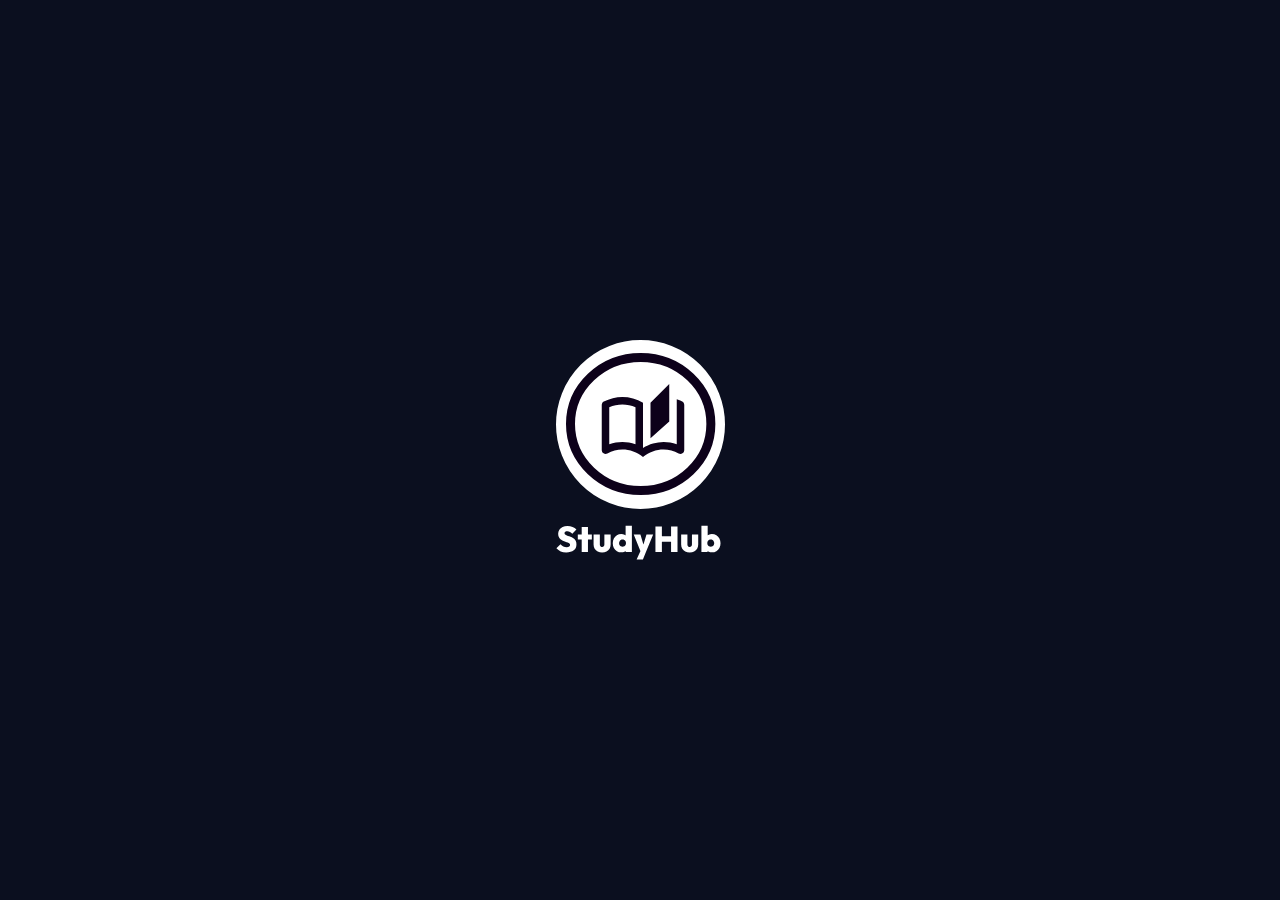
<file: index.html>
<!DOCTYPE html>
<html lang="en">
<head>
  <meta charset="UTF-8" />
  <meta name="viewport" content="width=device-width, initial-scale=1" />
  <title>Logo</title>
  <link rel="stylesheet" href="estilos/estilos-index.css">
</head>
<body class="container">
  <img src="assets/logo.svg" alt="Logo" />

  <script>
    const container = document.querySelector('.container');

    container.addEventListener('click', () => {
      // Adiciona a classe que faz o fade out
      container.classList.add('fade-out');

      // Depois que a transição acabar, redireciona para login.html
      container.addEventListener('transitionend', () => {
        window.location.href = 'login.html';
      }, { once: true }); // listener só executa uma vez
    });
  </script>
</body>
</html>
</file>
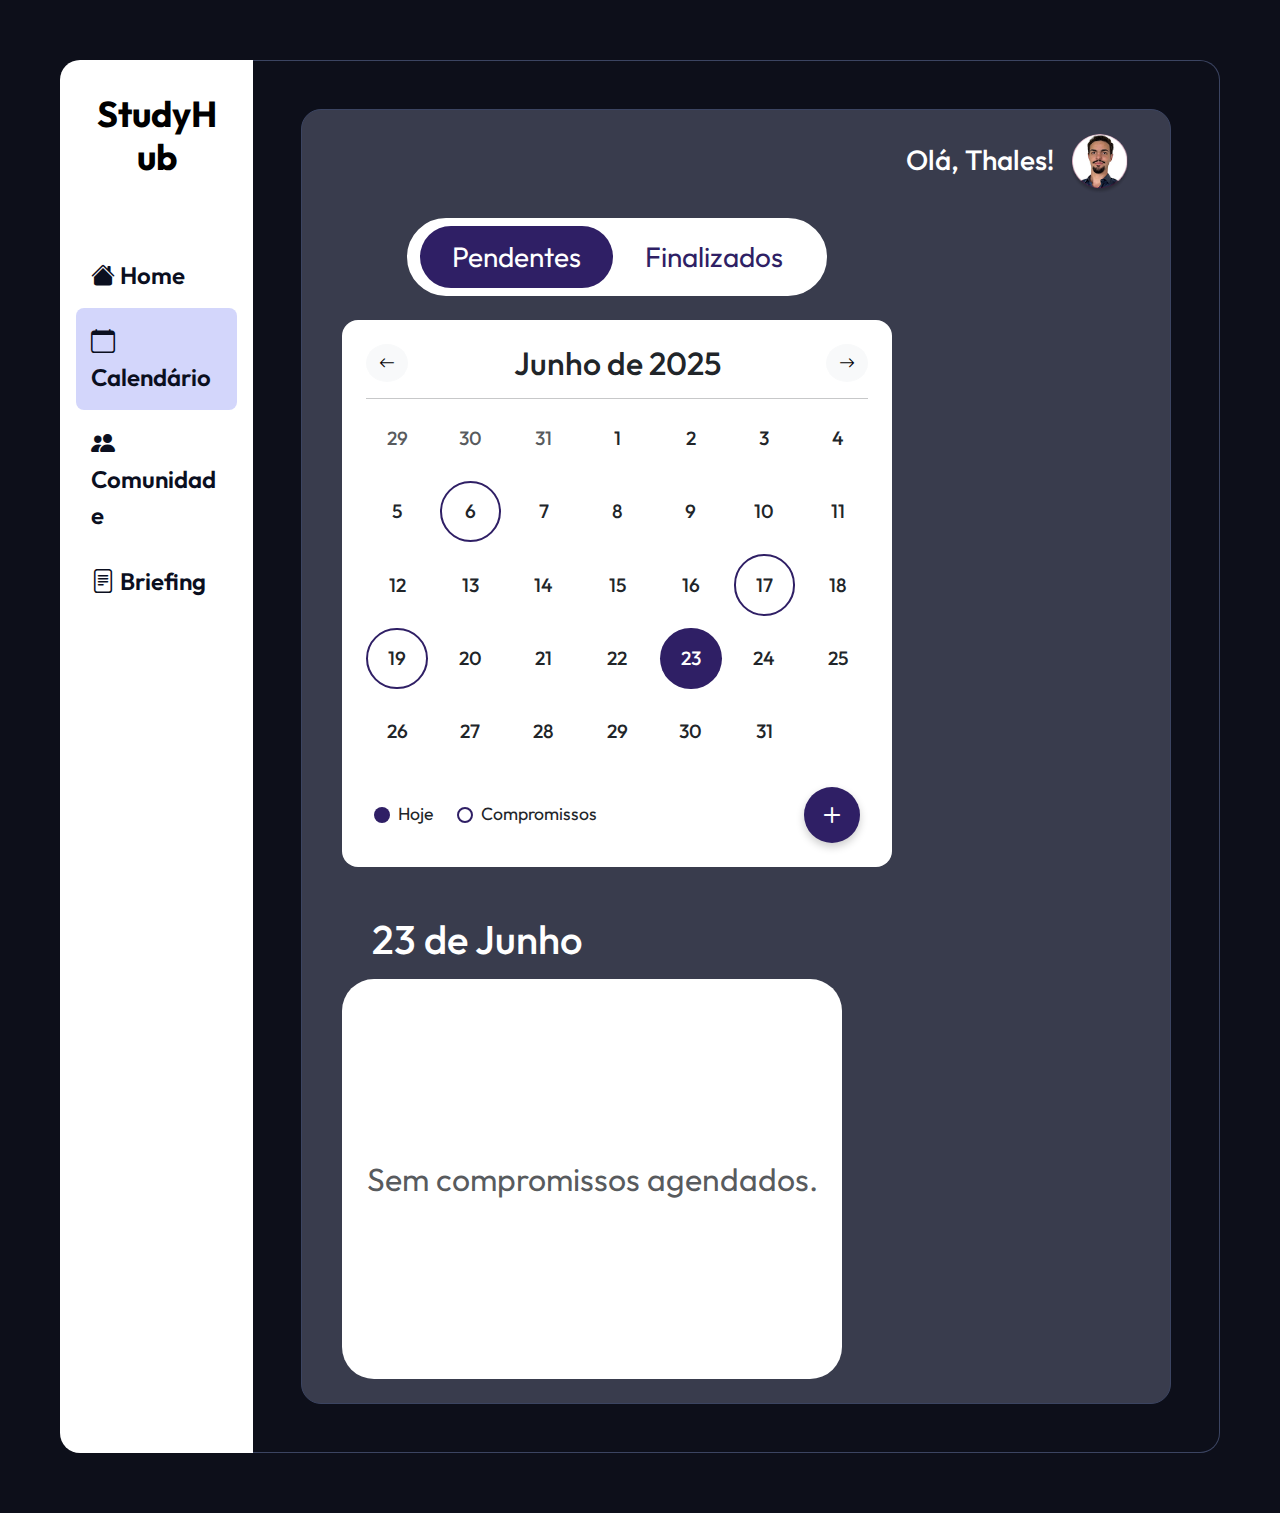
<file: calendario.html>
<!DOCTYPE html>
<html lang="pt">
<head>
    <meta charset="UTF-8">
    <meta name="viewport" content="width=device-width, initial-scale=1.0">
    <title>StudyHub</title>
    <link href="https://cdn.jsdelivr.net/npm/bootstrap@5.3.2/dist/css/bootstrap.min.css" rel="stylesheet">
    <link href="estilos/estilos-calendar.css" rel="stylesheet">
    <link rel="stylesheet" href="https://cdn.jsdelivr.net/npm/bootstrap-icons@1.13.1/font/bootstrap-icons.min.css">
    <style>@import url('https://fonts.googleapis.com/css2?family=Outfit:wght@100..900&display=swap');</style>
</head>

  
<body>
    <div class="container-fluid">
        <div class="row">
            <!-- Sidebar -->
            <div class="col-md-2 sidebar p-3">
                <h3 class="fw-bold fs-custom text-black mb-5 text-center p-3 text-break">StudyHub</h3>
                <a href="home.html"> <i class="bi bi-house-fill"></i>  Home</a>
                <a href="#" class="active"> <i class="bi bi-calendar"></i> Calendário</a>
                <a href="community.html"> <i class="bi bi-people-fill"></i> Comunidade</a>
                <a href="assets/Briefing1.pdf"  target="_blank" rel="noopener noreferrer"> <i class="bi bi-file-text"></i> Briefing</a>
            </div>


            <!-- Main Content -->
            <div class="col-md-10 p-5 card-maior">
                <main class="main-content">
                    <header class="main-header mb-4">
                      <h3>Olá, Thales!</h3>
                      <img src="Avatar/818a4a84f4e45638c2445ce365971a0a.png" alt="Avatar do usuário Thales" class="user-avatar">
                    </header>
                  
                    <!-- Navegação entre abas -->
                    <div class="nav-toggle-container mb-4" style="margin-left: 65px;">
                        <button class="nav-toggle active" data-tab="pendentes">Pendentes</button>
                        <button class="nav-toggle" data-tab="finalizados">Finalizados</button>
                    </div>
                  
                    <!-- Conteúdo dividido em calendário e compromissos -->
                    <div class="d-flex gap-5 flex-wrap">
                      <!-- Calendário -->
                      <div class="p-4 bg-white text-dark rounded-4" style="flex: 1.2; max-width: 550px;">
                        <div class="d-flex justify-content-between align-items-center mb-3">
                          <button class="btn btn-light rounded-circle"><i class="bi bi-arrow-left"></i></button>
                          <h4 class="mb-0 fs-2">Junho de 2025</h4>
                          <button class="btn btn-light rounded-circle"><i class="bi bi-arrow-right"></i></button>
                        </div>
                        <hr class="my-2">
                  
                        <div class="d-grid" style="grid-template-columns: repeat(7, 1fr); gap: 12px; font-size: 1.2rem;">
                          <!-- Dias do mês -->
                          <!-- Cada dia recebe a classe .calendar-day e data-dia="número" -->
                          <div class="calendar-day text-muted" data-dia="29">29</div>
                          <div class="calendar-day text-muted">30</div>
                          <div class="calendar-day text-muted">31</div>
                          <div class="calendar-day" data-dia="1">1</div>
                          <div class="calendar-day" data-dia="2">2</div>
                          <div class="calendar-day" data-dia="3">3</div>
                          <div class="calendar-day" data-dia="4">4</div>
                          <div class="calendar-day" data-dia="5">5</div>
                          <div class="calendar-day" data-dia="6" style="border: 2px solid #2F1F65; border-radius: 50%; padding: 4px;">6</div>
                          <div class="calendar-day" data-dia="7">7</div>
                          <div class="calendar-day" data-dia="8">8</div>
                          <div class="calendar-day" data-dia="9">9</div>
                          <div class="calendar-day" data-dia="10">10</div>
                          <div class="calendar-day" data-dia="11">11</div>
                          <div class="calendar-day" data-dia="12">12</div>
                          <div class="calendar-day" data-dia="13">13</div>
                          <div class="calendar-day" data-dia="14">14</div>
                          <div class="calendar-day" data-dia="15">15</div>
                          <div class="calendar-day" data-dia="16">16</div>
                          <div class="calendar-day" data-dia="17" style="border: 2px solid #2F1F65; border-radius: 50%; padding: 4px;">17</div>
                          <div class="calendar-day" data-dia="18">18</div>
                          <div class="calendar-day" data-dia="19" style="border: 2px solid #2F1F65; border-radius: 50%; padding: 4px;">19</div>
                          <div class="calendar-day" data-dia="20">20</div>
                          <div class="calendar-day" data-dia="21">21</div>
                          <div class="calendar-day" data-dia="22">22</div>
                          <div class="calendar-day hoje" data-dia="23">23</div>
                          <div class="calendar-day" data-dia="24">24</div>
                          <div class="calendar-day" data-dia="25">25</div>
                          <div class="calendar-day" data-dia="26">26</div>
                          <div class="calendar-day" data-dia="27">27</div>
                          <div class="calendar-day" data-dia="28">28</div>
                          <div class="calendar-day" data-dia="29">29</div>
                          <div class="calendar-day" data-dia="30">30</div>
                          <div class="calendar-day" data-dia="31">31</div>
                        </div>
                  
                        <div class="d-flex justify-content-between align-items-center mt-4 px-2">
                            <!-- Legendas -->
                            <div class="d-flex gap-4 align-items-center">
                              <div class="d-flex align-items-center gap-2">
                                <span class="rounded-circle" style="width:16px; height:16px; background-color:#2F1F65; display: inline-block;"></span>
                                <span style="font-size: 1.1rem;">Hoje</span>
                              </div>
                              <div class="d-flex align-items-center gap-2">
                                <span class="rounded-circle" style="width:16px; height:16px; border: 2px solid #2F1F65; display: inline-block;"></span>
                                <span style="font-size: 1.1rem;">Compromissos</span>
                              </div>
                            </div>
                          
                            <div class="botao-plus" data-bs-toggle="modal" data-bs-target="#modalCompromisso">
                                <i class="bi bi-plus"></i>
                              </div>
                          </div>
                      </div>
                  
                    <!-- Painel de compromissos ao lado do calendário -->
                    <div class="d-flex flex-column" style="width: 100%; max-width: 500px;">
                        <h4 class="mb-3 fs-1" style="margin-left: 30px;" id="data-titulo">23 de Junho</h4>
                    
                        <div id="painel-dia" class="bg-white text-dark rounded-5 d-flex align-items-center justify-content-center" style="height: 100%; min-height: 400px;">
                        <div id="mensagem-compromissos" class="text-center px-3 w-100">
                            <p class="text-muted mb-0 fs-2">Sem compromissos agendados.</p>
                        </div>
                        </div>
                    </div>

                    </div>
                  </main>
                  
                  
            </div>
        </div>
    </div>

    <div class="modal fade" id="modalCompromisso" tabindex="-1" aria-labelledby="modalCompromissoLabel" aria-hidden="true">
        <div class="modal-dialog">
          <div class="modal-content">
            <div class="modal-header">
              <h5 class="modal-title" style="color: #2F1F65;" id="modalCompromissoLabel">Novo Compromisso</h5>
              <button type="button" class="btn-close" data-bs-dismiss="modal" aria-label="Fechar"></button>
            </div>
            <div class="modal-body">
              <form id="form-compromisso">
                <div class="mb-3">
                  <label for="textoCompromisso" class="form-label" style="color: #2F1F65;">Descrição</label>
                  <input type="text" class="form-control" id="textoCompromisso" required>
                </div>
                <div class="mb-3">
                  <label for="dataCompromisso" class="form-label" style="color: #2F1F65;">Data</label>
                  <input type="date" class="form-control" id="dataCompromisso" min="1" max="31" placeholder="Dia do mês" required>
                </div>
                <button type="submit" class="btn text-white" style="background-color: #2F1F65; border: none;">Salvar</button>
              </form>
            </div>
          </div>
        </div>
      </div>
    <script src="https://cdn.jsdelivr.net/npm/bootstrap@5.3.2/dist/js/bootstrap.bundle.min.js"></script>
    <script>
        // Compromissos do mês
        const compromissos = {
            6: ["Estudar lógica de programação", "Reunião com grupo de POO às 18h"],
            17: ["Apresentação do projeto de ADM", "Entregar exercício de estatística"],
            19: ["Revisão para a prova de Marketing", "Enviar trabalho no Moodle"]
        };

        function marcarDiasComCompromisso() {
            document.querySelectorAll('.calendar-day[data-dia]').forEach(el => {
              const dia = parseInt(el.dataset.dia);
              if (compromissos[dia] && compromissos[dia].length > 0) {
                el.classList.add('compromisso'); // classe que aplica o círculo ou borda 
              } else {
                el.classList.remove('compromisso');
              }
            });
          }

        document.addEventListener("DOMContentLoaded", function () {
          function getMesNome(mes) {
            const meses = [
              "Janeiro", "Fevereiro", "Março", "Abril", "Maio", "Junho",
              "Julho", "Agosto", "Setembro", "Outubro", "Novembro", "Dezembro"
            ];
            return meses[mes];
          }
      

      
          // Evento de clique nos dias do calendário
          document.querySelectorAll('.calendar-day[data-dia]').forEach(dia => {
            dia.addEventListener('click', () => {
              const diaNumero = dia.dataset.dia;
              const mesNome = getMesNome(5); // Agosto = índice 7
      
              // Atualiza título do painel
              document.getElementById('data-titulo').textContent = `${diaNumero} de ${mesNome}`;
      
              // Atualiza conteúdo
              const painel = document.getElementById('mensagem-compromissos');
              painel.innerHTML = ""; // limpa antes
      
              if (compromissos[diaNumero]) {
                const ul = document.createElement('ul');
                ul.classList.add('list-unstyled', 'mb-0');
              
                compromissos[diaNumero].forEach((item, index) => {
                  const li = document.createElement('li');
                  li.innerHTML = `
                    <div class="d-flex align-items-center gap-3 mb-3">
                      <input type="checkbox" id="check-${diaNumero}-${index}" class="form-check-input custom-checkbox" />
                      <label for="check-${diaNumero}-${index}" class="mb-0 fs-4 compromisso-label">${item}</label>
                    </div>
                  `;
                  ul.appendChild(li);
                });
              
                painel.appendChild(ul);
              } else {
                painel.innerHTML = `<p class="text-muted text-center fs-2">Sem compromissos agendados.</p>`;
              }
              
                // Estiliza o dia clicado como ativo
                document.querySelectorAll('.calendar-day').forEach(d => d.classList.remove('active'));
                dia.classList.add('active');
      
            });
          });
        });

        document.querySelectorAll('.nav-toggle').forEach(btn => {
            btn.addEventListener('click', () => {
              document.querySelectorAll('.nav-toggle').forEach(b => b.classList.remove('active'));
              btn.classList.add('active');
    
            });
        });

        document.getElementById('form-compromisso').addEventListener('submit', function (e) {
            e.preventDefault();
          
            const texto = document.getElementById('textoCompromisso').value.trim();
            const diaCompleto = document.getElementById('dataCompromisso').value;
            const dia = parseInt(diaCompleto.split("-")[2]); // pega o '19' do '2025-05-19'
          
            if (!texto || isNaN(dia)) return;
          
            // Salva no objeto
            if (!compromissos[dia]) compromissos[dia] = [];
            compromissos[dia].push(texto);
            marcarDiasComCompromisso();
          
            // Fecha o modal
            const modal = bootstrap.Modal.getInstance(document.getElementById('modalCompromisso'));
            modal.hide();
          
            // Se o painel já estiver mostrando esse dia, recarrega a lista
            const tituloData = document.getElementById('data-titulo');
            if (tituloData && tituloData.textContent.includes(dia)) {
              const eventoFalso = new Event('click');
              document.querySelector(`.calendar-day[data-dia="${dia}"]`)?.dispatchEvent(eventoFalso);
            }
          
            // Limpa o formulário
            document.getElementById('form-compromisso').reset();
            });

            document.addEventListener("DOMContentLoaded", function () {
            const params = new URLSearchParams(window.location.search);
            const nome = params.get("nome");
            const data = params.get("data");

            if (nome) {
              const campoTexto = document.getElementById("textoCompromisso");
              if (campoTexto) campoTexto.value = nome;
            }

            if (data) {
              const campoData = document.getElementById("dataCompromisso");
              if (campoData) campoData.value = data;
              const modalElement = document.getElementById('modalCompromisso');
              const modal = new bootstrap.Modal(modalElement);
              modal.show();
              }
          });
      </script>

</body>
</html>
</file>
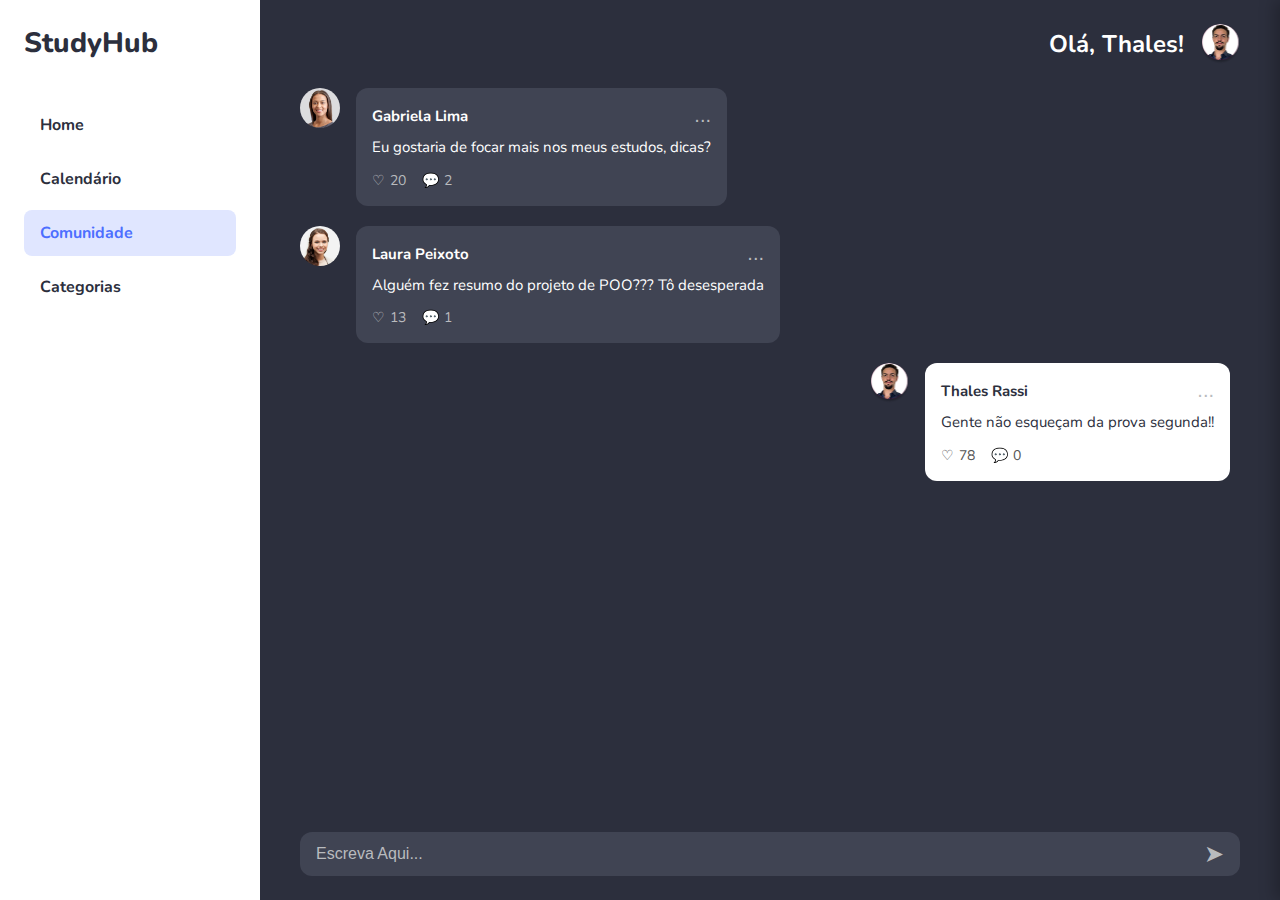
<file: comentário.html>
<!DOCTYPE html>
<html lang="pt-BR">
<head>
    <meta charset="UTF-8">
    <meta name="viewport" content="width=device-width, initial-scale=1.0">
    <title>StudyHub - Código Organizado (Versão Corrigida)</title>

    <style>
    /* 1. CONFIGURAÇÕES GLOBAIS E VARIÁVEIS */
    @import url('https://fonts.googleapis.com/css2?family=Nunito:wght@400;700;800&display=swap');

    :root {
        --bg-main: #2C2F3D;
        --bg-sidebar: #FFFFFF;
        --bg-received-message: #404453;
        --bg-sent-message: #FFFFFF;
        --bg-active-nav: #f0f2f5;
        --text-light: #FFFFFF;
        --text-dark: #2C2F3D;
        --text-muted: #B9BBBE;
        --like-color: #E0245E;
        --drawer-bg: #262935;
        --font-primary: 'Nunito', sans-serif;
    }

    * {
        margin: 0;
        padding: 0;
        box-sizing: border-box;
    }

    body {
        font-family: var(--font-primary);
        background-color: var(--bg-main);
        color: var(--text-light);
        height: 100vh;
        overflow: hidden;
        position: relative;
    }

    /* 2. LAYOUT PRINCIPAL */
    .app-container {
        display: flex;
        height: 100%;
    }

    /* 3. SIDEBAR */
    .sidebar {
        width: 260px;
        background-color: var(--bg-sidebar);
        padding: 24px;
        display: flex;
        flex-direction: column;
        color: var(--text-dark);
    }

    .sidebar-header .logo {
        font-size: 28px;
        font-weight: 800;
        margin-bottom: 40px;
    }

    .sidebar-nav ul {
        list-style: none;
    }

    .sidebar-nav li a {
        display: block;
        padding: 12px 16px;
        text-decoration: none;
        color: var(--text-dark);
        font-weight: 700;
        font-size: 16px;
        border-radius: 8px;
        margin-bottom: 8px;
    }

    .sidebar-nav li a:hover {
        background-color: var(--bg-active-nav);
    }

    .sidebar-nav li a.active {
        background-color: #e0e6ff;
        color: #4D6FFF;
    }

    /* 4. CONTEÚDO PRINCIPAL */
    .main-content {
        flex-grow: 1;
        display: flex;
        flex-direction: column;
        padding: 24px 40px;
    }

    .main-header {
        display: flex;
        justify-content: flex-end; /* <<< ALTERADO AQUI */
        align-items: center;
        gap: 16px;                  /* <<< ADICIONADO AQUI */
        margin-bottom: 24px;
    }

    .user-avatar, .message-avatar {
        width: 40px;
        height: 40px;
        border-radius: 50%;
        object-fit: cover;
        flex-shrink: 0;
    }

    /* 5. FEED DE CHAT E BALÕES DE MENSAGEM */
    .chat-feed {
        flex-grow: 1;
        overflow-y: auto;
        display: flex;
        flex-direction: column;
        gap: 20px;
        padding: 0 10px 10px 0;
    }

    .message-bubble {
        display: flex;
        gap: 16px;
        max-width: 70%;
        align-items: flex-start;
    }

    .message-content {
        padding: 16px;
        border-radius: 12px;
        width: 100%;
    }

    .message-header {
        display: flex;
        justify-content: space-between;
        align-items: center;
        margin-bottom: 8px;
    }

    .message-header strong {
        font-size: 15px;
    }

    .message-text {
        font-size: 15px;
        line-height: 1.5;
        white-space: pre-wrap;
        word-wrap: break-word;
    }
    
    /* -- Variações de Balão de Mensagem -- */
    .message-bubble.received {
        align-self: flex-start;
    }

    .message-bubble.received .message-content {
        background-color: var(--bg-received-message);
        color: var(--text-light);
    }

    .message-bubble.sent {
        align-self: flex-end;
        flex-direction: row-reverse;
    }

    .message-bubble.sent .message-content {
        background-color: var(--bg-sent-message);
        color: var(--text-dark);
    }

    .message-bubble.sent .message-footer {
        color: #555;
    }

    .message-bubble.sent .like-button.liked {
        color: var(--like-color);
    }
    
    /* -- Balão de Mensagem -- */
    .message-footer {
        margin-top: 12px;
        display: flex;
        gap: 16px;
        font-size: 14px;
        color: var(--text-muted);
        align-items: center;
    }

    .like-button,
    .comment-button {
        background: none;
        border: none;
        color: inherit;
        font-family: inherit;
        font-size: inherit;
        cursor: pointer;
        padding: 0;
        display: flex;
        align-items: center;
        gap: 5px;
    }

    .like-button.liked {
        color: var(--like-color);
        font-weight: bold;
    }
    
    /* -- Opção Deletar -- */
    .message-options {
        position: relative;
    }

    .options-button {
        background: none;
        border: none;
        color: var(--text-muted);
        cursor: pointer;
        font-size: 20px;
    }

    .options-menu {
        display: none;
        position: absolute;
        top: 100%;
        right: 0;
        background-color: #4f5464;
        border-radius: 6px;
        box-shadow: 0 4px 12px rgba(0,0,0,0.2);
        padding: 5px;
        z-index: 10;
        width: 120px;
    }
    
    .message-bubble.sent .options-menu {
        background-color: #f0f0f0;
    }

    .options-menu.visible {
        display: block;
    }

    .delete-button {
        background-color: transparent;
        border: none;
        color: #ff6b6b;
        font-family: inherit;
        font-size: 14px;
        font-weight: bold;
        cursor: pointer;
        padding: 8px 10px;
        width: 100%;
        text-align: left;
        border-radius: 4px;
    }
    
    .message-bubble.sent .delete-button {
        color: #d92d2d;
    }

    .delete-button:hover {
        background-color: rgba(255, 107, 107, 0.2);
    }
    
    /* 6. CHAT PRINCIPAL */
    .chat-input-area {
        padding-top: 20px;
    }

    .message-form {
        display: flex;
        align-items: center;
        background-color: var(--bg-received-message);
        padding: 8px 16px;
        border-radius: 12px;
    }

    .message-form input {
        flex-grow: 1;
        background: none;
        border: none;
        outline: none;
        color: var(--text-light);
        font-size: 16px;
    }

    .message-form input::placeholder {
        color: var(--text-muted);
    }
    
    .icon-button {
        background: none;
        border: none;
        color: var(--text-muted);
        font-size: 24px;
        cursor: pointer;
        margin-left: 12px;
    }
    
    /* 7. GAVETA DE COMENTÁRIOS */
    .comments-drawer {
        position: fixed;
        top: 0;
        right: 0;
        width: 400px;
        height: 100%;
        background-color: var(--drawer-bg);
        box-shadow: -5px 0 15px rgba(0,0,0,0.25);
        transform: translateX(100%);
        transition: transform 0.3s ease-in-out;
        z-index: 100;
        display: flex;
        flex-direction: column;
    }

    .comments-drawer.visible {
        transform: translateX(0);
    }

    .drawer-header {
        padding: 16px 20px;
        border-bottom: 1px solid #404453;
        display: flex;
        justify-content: space-between;
        align-items: center;
        flex-shrink: 0;
    }

    .drawer-header h3 {
        font-size: 18px;
    }

    .close-drawer-button {
        background: none;
        border: none;
        color: var(--text-muted);
        font-size: 24px;
        font-weight: bold;
        cursor: pointer;
    }

    .drawer-content {
        flex-grow: 1;
        overflow-y: auto;
        padding: 20px;
        display: flex;
        flex-direction: column;
        gap: 20px;
    }

    .original-post-container .message-bubble {
        max-width: 100%;
    }

    .replies-list {
        display: flex;
        flex-direction: column;
        gap: 15px;
        padding-left: 20px;
        border-left: 2px solid #404453;
    }
    
    .replies-list .message-avatar {
        width: 35px;
        height: 35px;
    }

    .drawer-footer {
        padding: 10px 20px;
        border-top: 1px solid #404453;
        flex-shrink: 0;
    }
    </style>
</head>
<body>
    <div class="app-container">
        <aside class="sidebar">
            <div class="sidebar-header"><h1 class="logo">StudyHub</h1></div>
            <nav class="sidebar-nav">
                <ul>
                    <li><a href="#"><i></i> Home</a></li>
                    <li><a href="#"><i></i> Calendário</a></li>
                    <li><a href="#" class="active"><i></i> Comunidade</a></li>
                    <li><a href="#"><i></i> Categorias</a></li>
                </ul>
            </nav>
        </aside>
        <main class="main-content">
            <header class="main-header">
                <h2>Olá, Thales!</h2>
                <img src="Avatar/818a4a84f4e45638c2445ce365971a0a.png" alt="Avatar do usuário Thales" class="user-avatar">
            </header>
            <section class="chat-feed">
                <article class="message-bubble received" data-post-id="post-1">
                    <img src="Avatar/p_380164-119771.avif" alt="Avatar de Gabriela Lima" class="message-avatar">
                    <div class="message-content">
                        <div class="message-header"><strong>Gabriela Lima</strong><div class="message-options"><button class="options-button">...</button><div class="options-menu"><button class="delete-button">Deletar</button></div></div></div>
                        <p class="message-text">Eu gostaria de focar mais nos meus estudos, dicas?</p>
                        <div class="message-footer">
                            <button class="like-button">♡ <span class="like-count">20</span></button>
                            <button class="comment-button">💬 <span class="comment-count">2</span></button>
                        </div>
                    </div>
                </article>

                 <article class="message-bubble received" data-post-id="post-2">
                    <img src="Avatar/pe380164-121867.avif" alt="Avatar de Laura Peixoto" class="message-avatar">
                    <div class="message-content">
                        <div class="message-header"><strong>Laura Peixoto</strong><div class="message-options"><button class="options-button">...</button><div class="options-menu"><button class="delete-button">Deletar</button></div></div></div>
                        <p class="message-text">Alguém fez resumo do projeto de POO??? Tô desesperada</p>
                        <div class="message-footer">
                           <button class="like-button">♡ <span class="like-count">13</span></button>
                           <button class="comment-button">💬 <span class="comment-count">1</span></button>
                        </div>
                    </div>
                </article>

                <article class="message-bubble sent" data-post-id="post-3">
                     <div class="message-content">
                         <div class="message-header"><strong>Thales Rassi</strong><div class="message-options"><button class="options-button">...</button><div class="options-menu"><button class="delete-button">Deletar</button></div></div></div>
                         <p class="message-text">Gente não esqueçam da prova segunda!!</p>
                         <div class="message-footer">
                            <button class="like-button">♡ <span class="like-count">78</span></button>
                            <button class="comment-button">💬 <span class="comment-count">0</span></button>
                         </div>
                     </div>
                     <img src="Avatar/818a4a84f4e45638c2445ce365971a0a.png" alt="Avatar de Thales" class="message-avatar">
                </article>
            </section>
            <footer class="chat-input-area">
                <form class="message-form">
                    <input type="text" placeholder="Escreva Aqui..." autocomplete="off">
                    <button type="submit" class="icon-button">➤</button>
                </form>
            </footer>
        </main>
    </div>
    <aside class="comments-drawer"></aside>

    <script>
        // 1. DEFINIÇÃO DOS AVATARES DOS USUÁRIOS
        const userAvatars = {
            thales: 'Avatar/818a4a84f4e45638c2445ce365971a0a.png',
            gabriela: 'Avatar/p_380164-119771.avif',
            laura: 'Avatar/pe380164-121867.avif',
            matheus: 'Avatar/33adr34.jpg'
        };

        /* BLOCO 1: SELETORES DE ELEMENTOS E CONSTANTES GLOBAIS */
        const chatFeed = document.querySelector('.chat-feed');
        const messageForm = document.querySelector('.message-form');
        const messageInput = messageForm.querySelector('input');
        const commentsDrawer = document.querySelector('.comments-drawer');

        /* BLOCO 2: ESTADO DA APLICAÇÃO */
        const currentUser = {
            name: 'Thales Rassi',
            avatar: userAvatars.thales
        };

        let commentsData = {
            "post-1": [
                { id: `reply-${Date.now() + 1}`, user: "Thales Rassi", avatar: userAvatars.thales, text: "Técnica Pomodoro! Estude por 25 minutos e descanse 5. Ajuda muito a manter o foco." },
                { id: `reply-${Date.now() + 2}`, user: "Laura Peixoto", avatar: userAvatars.laura, text: "Verdade, @Thales! Eu também uso e funciona demais." },
            ],
            "post-2": [
                { id: `reply-${Date.now() + 3}`, user: "Matheus Souza", avatar: userAvatars.matheus, text: "Opa, eu tenho um resumo sim, te mando no privado!" }
            ],
            "post-3": []
        };
        
        /* BLOCO 3: FUNÇÕES DE RENDERIZAÇÃO */

        function createSentMessageHTML(text) {
            const postId = `post-${Date.now()}`;
            return `
                <article class="message-bubble sent" data-post-id="${postId}">
                    <div class="message-content">
                        <div class="message-header"><strong>${currentUser.name}</strong><div class="message-options"><button class="options-button">...</button><div class="options-menu"><button class="delete-button">Deletar</button></div></div></div>
                        <p class="message-text">${text}</p>
                        <div class="message-footer">
                           <button class="like-button">♡ <span class="like-count">0</span></button>
                           <button class="comment-button">💬 <span class="comment-count">0</span></button>
                        </div>
                    </div>
                    <img src="${currentUser.avatar}" alt="Avatar de ${currentUser.name}" class="message-avatar">
                </article>`;
        }

        function createReplyHTML(reply) {
            const isSentByCurrentUser = (reply.user === currentUser.name);
            const bubbleClass = isSentByCurrentUser ? 'sent' : 'received';
            
            const optionsMenuHTML = isSentByCurrentUser ? `
                <div class="message-options">
                    <button class="options-button">...</button>
                    <div class="options-menu">
                        <button class="delete-button">Deletar</button>
                    </div>
                </div>
            ` : '';
            
            const avatarHTML = `<img src="${reply.avatar}" alt="Avatar de ${reply.user}" class="message-avatar">`;
            
            const articleContent = `
                   <div class="message-content">
                     <div class="message-header">
                         <strong>${reply.user}</strong>
                         ${optionsMenuHTML}
                     </div>
                     <p class="message-text">${reply.text}</p>
                   </div>
            `;

            if (isSentByCurrentUser) {
                return `<article class="message-bubble ${bubbleClass}" data-reply-id="${reply.id}">${articleContent}${avatarHTML}</article>`;
            }
            return `<article class="message-bubble ${bubbleClass}" data-reply-id="${reply.id}">${avatarHTML}${articleContent}</article>`;
        }


        function renderCommentsDrawer(postId) {
            const postElement = chatFeed.querySelector(`[data-post-id="${postId}"]`);
            if (!postElement) return;

            const postHTML = postElement.outerHTML;
            const replies = commentsData[postId] || [];
            let repliesHTML = replies.map(createReplyHTML).join('');

            commentsDrawer.innerHTML = `
                <div class="drawer-header"><h3>Comentários</h3><button class="close-drawer-button">×</button></div>
                <div class="drawer-content">
                    <div class="original-post-container">${postHTML}</div>
                    <div class="replies-list">${repliesHTML}</div>
                </div>
                <div class="drawer-footer">
                    <form class="message-form reply-form" data-post-id="${postId}">
                        <input type="text" placeholder="Escreva uma resposta..." autocomplete="off">
                        <button type="submit" class="icon-button">➤</button>
                    </form>
                </div>`;
            
            const postInsideDrawer = commentsDrawer.querySelector('.original-post-container .message-bubble');
            postInsideDrawer.querySelector('.like-button')?.setAttribute('disabled', true);
            postInsideDrawer.querySelector('.comment-button')?.setAttribute('disabled', true);
            
            commentsDrawer.classList.add('visible');
        }

        /* BLOCO 4: MANIPULADORES DE EVENTOS */

        function handleMainFormSubmit(event) {
            event.preventDefault();
            const messageText = messageInput.value.trim();
            if (messageText === '') return;
            const newMessageHTML = createSentMessageHTML(messageText);
            chatFeed.insertAdjacentHTML('beforeend', newMessageHTML);
            messageInput.value = '';
            chatFeed.scrollTop = chatFeed.scrollHeight;
            messageInput.focus();
        }

        function handleChatFeedClick(event) {
            const target = event.target;

            const likeButton = target.closest('.like-button');
            if (likeButton) {
                const countSpan = likeButton.querySelector('.like-count');
                let currentCount = parseInt(countSpan.textContent);
                likeButton.classList.toggle('liked');
                currentCount += likeButton.classList.contains('liked') ? 1 : -1;
                countSpan.textContent = currentCount;
                return; 
            }

            const optionsButton = target.closest('.options-button');
            if (optionsButton) {
                const menu = optionsButton.nextElementSibling;
                document.querySelectorAll('.options-menu.visible').forEach(openMenu => {
                    if (openMenu !== menu) openMenu.classList.remove('visible');
                });
                menu.classList.toggle('visible');
                return; 
            }

            const deleteButton = target.closest('.delete-button');
            if (deleteButton) {
                const messageToDelete = deleteButton.closest('.message-bubble');
                if (messageToDelete) {
                    const postId = messageToDelete.dataset.postId;
                    delete commentsData[postId];
                    messageToDelete.remove();
                }
                return;
            }

            const commentButton = target.closest('.comment-button');
            if (commentButton) {
                const postId = commentButton.closest('.message-bubble').dataset.postId;
                renderCommentsDrawer(postId);
                return;
            }
        }

        function handleDrawerClick(event) {
            const target = event.target;

            if (target.closest('.close-drawer-button')) {
                commentsDrawer.classList.remove('visible');
                return;
            }
            
            const mainDeleteButton = target.closest('.original-post-container .delete-button');
            if (mainDeleteButton) {
                const postInDrawer = mainDeleteButton.closest('.message-bubble');
                const postId = postInDrawer.dataset.postId;
                const postInFeed = chatFeed.querySelector(`.message-bubble[data-post-id="${postId}"]`);
                postInFeed?.remove();
                delete commentsData[postId];
                commentsDrawer.classList.remove('visible');
                return;
            }

            const replyOptionsButton = target.closest('.replies-list .options-button');
            if (replyOptionsButton) {
                const menu = replyOptionsButton.nextElementSibling;
                commentsDrawer.querySelectorAll('.options-menu.visible').forEach(openMenu => {
                    if (openMenu !== menu) openMenu.classList.remove('visible');
                });
                menu.classList.toggle('visible');
                return;
            }
            
            const replyDeleteButton = target.closest('.replies-list .delete-button');
            if (replyDeleteButton) {
                const replyBubble = replyDeleteButton.closest('.message-bubble');
                const replyIdToDelete = replyBubble.dataset.replyId;
                const postId = commentsDrawer.querySelector('.reply-form').dataset.postId;

                if (commentsData[postId] && replyIdToDelete) {
                    commentsData[postId] = commentsData[postId].filter(reply => reply.id !== replyIdToDelete);
                }

                replyBubble.remove();
                
                const commentCountSpan = chatFeed.querySelector(`.message-bubble[data-post-id="${postId}"] .comment-count`);
                if (commentCountSpan) {
                    commentCountSpan.textContent = commentsData[postId]?.length || 0;
                }
                return;
            }
        }

        function handleDrawerSubmit(event) {
            event.preventDefault();
            if (!event.target.classList.contains('reply-form')) return;

            const replyInput = event.target.querySelector('input');
            const replyText = replyInput.value.trim();
            const postId = event.target.dataset.postId;

            if (replyText === '') return;

            const newReplyData = {
                id: `reply-${Date.now()}`,
                user: currentUser.name,
                avatar: currentUser.avatar,
                text: replyText
            };
            
            commentsData[postId] = commentsData[postId] || [];
            commentsData[postId].push(newReplyData);
            
            const newReplyHTML = createReplyHTML(newReplyData);
            commentsDrawer.querySelector('.replies-list').insertAdjacentHTML('beforeend', newReplyHTML);
            
            const commentCountSpan = document.querySelector(`.message-bubble[data-post-id="${postId}"] .comment-count`);
            if (commentCountSpan) {
                commentCountSpan.textContent = commentsData[postId].length;
            }

            replyInput.value = '';
            replyInput.focus();
        }

        function handleDocumentClick(event) {
            if (!event.target.closest('.message-options')) {
                document.querySelectorAll('.options-menu.visible').forEach(menu => {
                    menu.classList.remove('visible');
                });
            }
        }
        
        /* BLOCO 5: INICIALIZAÇÃO DA APLICAÇÃO */
        
        function init() {
            messageForm.addEventListener('submit', handleMainFormSubmit);
            chatFeed.addEventListener('click', handleChatFeedClick);
            commentsDrawer.addEventListener('click', handleDrawerClick);
            commentsDrawer.addEventListener('submit', handleDrawerSubmit);
            document.addEventListener('click', handleDocumentClick);
            console.log("StudyHub App inicializado com sucesso!");
        }

        init();
    </script>
</body>
</html>
</file>
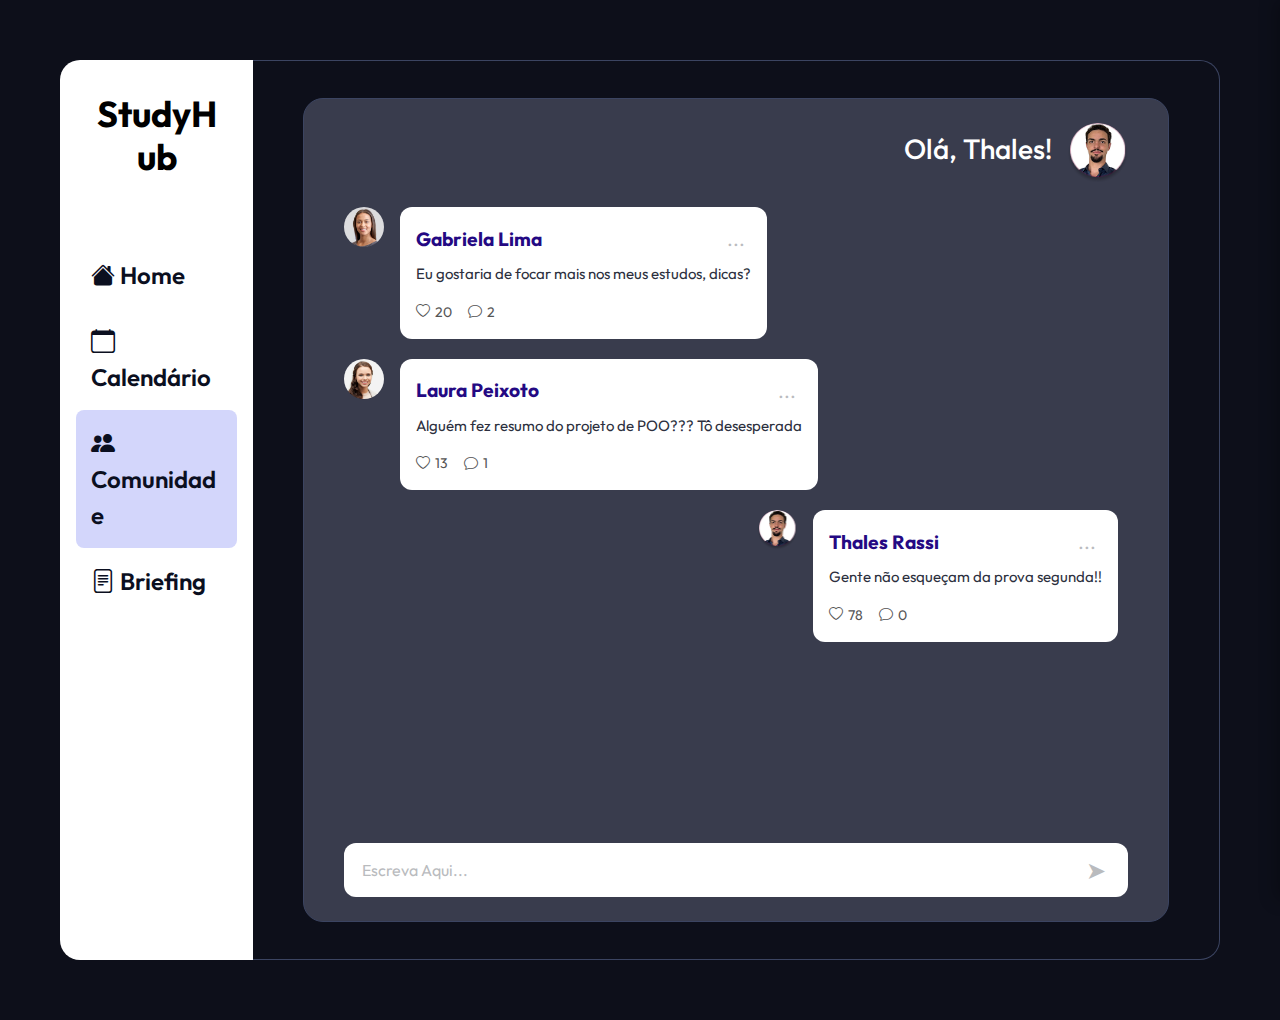
<file: community.html>
<!DOCTYPE html>
<html lang="pt-BR">
<head>
    <meta charset="UTF-8">
    <meta name="viewport" content="width=device-width, initial-scale=1.0">
    <title>Community</title>
    <link href="https://cdn.jsdelivr.net/npm/bootstrap@5.3.2/dist/css/bootstrap.min.css" rel="stylesheet">
    <link rel="stylesheet" href="https://cdn.jsdelivr.net/npm/bootstrap-icons@1.13.1/font/bootstrap-icons.min.css">
    <link rel="stylesheet" href="estilos/estilos-comunity.css">
    <style>@import url('https://fonts.googleapis.com/css2?family=Outfit:wght@100..900&display=swap');</style>
</head>
<body>
    <div class="app-container">
        <!-- Sidebar -->
        <div class="col-md-2 sidebar p-3">
            <h3 class="fw-bold fs-custom text-black mb-5 text-center p-3 text-break">StudyHub</h3>
            <a href="home.html"> <i class="bi bi-house-fill"></i>  Home</a>
            <a href="calendario.html"> <i class="bi bi-calendar"></i> Calendário</a>
            <a href="community.html"  class="active"> <i class="bi bi-people-fill"></i> Comunidade</a>
            <a href="assets/Briefing1.pdf"  target="_blank" rel="noopener noreferrer"> <i class="bi bi-file-text"></i> Briefing</a>
        </div>
        <div class="card-maior">
            <main class="main-content">
                <header class="main-header">
                    <h3>Olá, Thales!</h3>
                    <img src="Avatar/818a4a84f4e45638c2445ce365971a0a.png" alt="Avatar do usuário Thales" class="user-avatar">
                </header>
                <section class="chat-feed">
                    <article class="message-bubble received" data-post-id="post-1">
                        <img src="Avatar/p_380164-119771.avif" alt="Avatar de Gabriela Lima" class="message-avatar">
                        <div class="message-content">
                            <div class="message-header"><strong>Gabriela Lima</strong><div class="message-options"><button class="options-button">...</button><div class="options-menu"><button class="delete-button">Deletar</button></div></div></div>
                            <p class="message-text">Eu gostaria de focar mais nos meus estudos, dicas?</p>
                            <div class="message-footer">
                                <button class="like-button"><i class="bi bi-heart"></i> <span class="like-count">20</span></button>
                                <button class="comment-button"><i class="bi bi-chat"></i> <span class="comment-count">2</span></button>
                            </div>
                        </div>
                    </article>
    
                     <article class="message-bubble received" data-post-id="post-2">
                        <img src="Avatar/pe380164-121867.avif" alt="Avatar de Laura Peixoto" class="message-avatar">
                        <div class="message-content">
                            <div class="message-header"><strong>Laura Peixoto</strong><div class="message-options"><button class="options-button">...</button><div class="options-menu"><button class="delete-button">Deletar</button></div></div></div>
                            <p class="message-text">Alguém fez resumo do projeto de POO??? Tô desesperada</p>
                            <div class="message-footer">
                               <button class="like-button"><i class="bi bi-heart"></i> <span class="like-count">13</span></button>
                               <button class="comment-button"><i class="bi bi-chat"></i> <span class="comment-count">1</span></button>
                            </div>
                        </div>
                    </article>
    
                    <article class="message-bubble sent" data-post-id="post-3">
                         <div class="message-content">
                             <div class="message-header"><strong>Thales Rassi</strong><div class="message-options"><button class="options-button">...</button><div class="options-menu"><button class="delete-button">Deletar</button></div></div></div>
                             <p class="message-text">Gente não esqueçam da prova segunda!!</p>
                             <div class="message-footer">
                                <button class="like-button"><i class="bi bi-heart"></i> <span class="like-count">78</span></button>
                                <button class="comment-button"><i class="bi bi-chat"></i> <span class="comment-count">0</span></button>
                             </div>
                         </div>
                         <img src="Avatar/818a4a84f4e45638c2445ce365971a0a.png" alt="Avatar de Thales" class="message-avatar">
                    </article>
                </section>
                <footer class="chat-input-area">
                    <form class="message-form">
                        <input type="text" placeholder="Escreva Aqui..." autocomplete="off">
                        <button type="submit" class="icon-button">➤</button>
                    </form>
                </footer>
            </main>
        </div>
        
    </div>
    <aside class="comments-drawer"></aside>

    <script>
        // 1. DEFINIÇÃO DOS AVATARES DOS USUÁRIOS
        const userAvatars = {
            thales: 'Avatar/818a4a84f4e45638c2445ce365971a0a.png',
            gabriela: 'Avatar/p_380164-119771.avif',
            laura: 'Avatar/pe380164-121867.avif',
            matheus: 'Avatar/33adr34.jpg'
        };

        /* BLOCO 1: SELETORES DE ELEMENTOS E CONSTANTES GLOBAIS */
        const chatFeed = document.querySelector('.chat-feed');
        const messageForm = document.querySelector('.message-form');
        const messageInput = messageForm.querySelector('input');
        const commentsDrawer = document.querySelector('.comments-drawer');

        /* BLOCO 2: ESTADO DA APLICAÇÃO */
        const currentUser = {
            name: 'Thales Rassi',
            avatar: userAvatars.thales
        };

        let commentsData = {
            "post-1": [
                { id: `reply-${Date.now() + 1}`, user: "Thales Rassi", avatar: userAvatars.thales, text: "Técnica Pomodoro! Estude por 25 minutos e descanse 5. Ajuda muito a manter o foco." },
                { id: `reply-${Date.now() + 2}`, user: "Laura Peixoto", avatar: userAvatars.laura, text: "Verdade, @Thales! Eu também uso e funciona demais." },
            ],
            "post-2": [
                { id: `reply-${Date.now() + 3}`, user: "Matheus Souza", avatar: userAvatars.matheus, text: "Opa, eu tenho um resumo sim, te mando no privado!" }
            ],
            "post-3": []
        };
        
        /* BLOCO 3: FUNÇÕES DE RENDERIZAÇÃO */

        function createSentMessageHTML(text) {
            const postId = `post-${Date.now()}`;
            return `
                <article class="message-bubble sent" data-post-id="${postId}">
                    <div class="message-content">
                        <div class="message-header"><strong>${currentUser.name}</strong><div class="message-options"><button class="options-button">...</button><div class="options-menu"><button class="delete-button">Deletar</button></div></div></div>
                        <p class="message-text">${text}</p>
                        <div class="message-footer">
                           <button class="like-button">♡ <span class="like-count">0</span></button>
                           <button class="comment-button">💬 <span class="comment-count">0</span></button>
                        </div>
                    </div>
                    <img src="${currentUser.avatar}" alt="Avatar de ${currentUser.name}" class="message-avatar">
                </article>`;
        }

        function createReplyHTML(reply) {
            const isSentByCurrentUser = (reply.user === currentUser.name);
            const bubbleClass = isSentByCurrentUser ? 'sent' : 'received';
            
            const optionsMenuHTML = isSentByCurrentUser ? `
                <div class="message-options">
                    <button class="options-button">...</button>
                    <div class="options-menu">
                        <button class="delete-button">Deletar</button>
                    </div>
                </div>
            ` : '';
            
            const avatarHTML = `<img src="${reply.avatar}" alt="Avatar de ${reply.user}" class="message-avatar">`;
            
            const articleContent = `
                   <div class="message-content">
                     <div class="message-header">
                         <strong>${reply.user}</strong>
                         ${optionsMenuHTML}
                     </div>
                     <p class="message-text">${reply.text}</p>
                   </div>
            `;

            if (isSentByCurrentUser) {
                return `<article class="message-bubble ${bubbleClass}" data-reply-id="${reply.id}">${articleContent}${avatarHTML}</article>`;
            }
            return `<article class="message-bubble ${bubbleClass}" data-reply-id="${reply.id}">${avatarHTML}${articleContent}</article>`;
        }


        function renderCommentsDrawer(postId) {
            const postElement = chatFeed.querySelector(`[data-post-id="${postId}"]`);
            if (!postElement) return;

            const postHTML = postElement.outerHTML;
            const replies = commentsData[postId] || [];
            let repliesHTML = replies.map(createReplyHTML).join('');

            commentsDrawer.innerHTML = `
                <div class="drawer-header"><h3>Comentários</h3><button class="close-drawer-button">×</button></div>
                <div class="drawer-content">
                    <div class="original-post-container">${postHTML}</div>
                    <div class="replies-list">${repliesHTML}</div>
                </div>
                <div class="drawer-footer">
                    <form class="message-form reply-form" data-post-id="${postId}">
                        <input type="text" placeholder="Escreva uma resposta..." autocomplete="off">
                        <button type="submit" class="icon-button">➤</button>
                    </form>
                </div>`;
            
            const postInsideDrawer = commentsDrawer.querySelector('.original-post-container .message-bubble');
            postInsideDrawer.querySelector('.like-button')?.setAttribute('disabled', true);
            postInsideDrawer.querySelector('.comment-button')?.setAttribute('disabled', true);
            
            commentsDrawer.classList.add('visible');
        }

        /* BLOCO 4: MANIPULADORES DE EVENTOS */

        function handleMainFormSubmit(event) {
            event.preventDefault();
            const messageText = messageInput.value.trim();
            if (messageText === '') return;
            const newMessageHTML = createSentMessageHTML(messageText);
            chatFeed.insertAdjacentHTML('beforeend', newMessageHTML);
            messageInput.value = '';
            chatFeed.scrollTop = chatFeed.scrollHeight;
            messageInput.focus();
        }

        function handleChatFeedClick(event) {
            const target = event.target;

            const likeButton = target.closest('.like-button');
            if (likeButton) {
                const countSpan = likeButton.querySelector('.like-count');
                let currentCount = parseInt(countSpan.textContent);
                likeButton.classList.toggle('liked');
                currentCount += likeButton.classList.contains('liked') ? 1 : -1;
                countSpan.textContent = currentCount;
                return; 
            }

            const optionsButton = target.closest('.options-button');
            if (optionsButton) {
                const menu = optionsButton.nextElementSibling;
                document.querySelectorAll('.options-menu.visible').forEach(openMenu => {
                    if (openMenu !== menu) openMenu.classList.remove('visible');
                });
                menu.classList.toggle('visible');
                return; 
            }

            const deleteButton = target.closest('.delete-button');
            if (deleteButton) {
                const messageToDelete = deleteButton.closest('.message-bubble');
                if (messageToDelete) {
                    const postId = messageToDelete.dataset.postId;
                    delete commentsData[postId];
                    messageToDelete.remove();
                }
                return;
            }

            const commentButton = target.closest('.comment-button');
            if (commentButton) {
                const postId = commentButton.closest('.message-bubble').dataset.postId;
                renderCommentsDrawer(postId);
                return;
            }
        }

        function handleDrawerClick(event) {
            const target = event.target;

            if (target.closest('.close-drawer-button')) {
                commentsDrawer.classList.remove('visible');
                return;
            }
            
            const mainDeleteButton = target.closest('.original-post-container .delete-button');
            if (mainDeleteButton) {
                const postInDrawer = mainDeleteButton.closest('.message-bubble');
                const postId = postInDrawer.dataset.postId;
                const postInFeed = chatFeed.querySelector(`.message-bubble[data-post-id="${postId}"]`);
                postInFeed?.remove();
                delete commentsData[postId];
                commentsDrawer.classList.remove('visible');
                return;
            }

            const replyOptionsButton = target.closest('.replies-list .options-button');
            if (replyOptionsButton) {
                const menu = replyOptionsButton.nextElementSibling;
                commentsDrawer.querySelectorAll('.options-menu.visible').forEach(openMenu => {
                    if (openMenu !== menu) openMenu.classList.remove('visible');
                });
                menu.classList.toggle('visible');
                return;
            }
            
            const replyDeleteButton = target.closest('.replies-list .delete-button');
            if (replyDeleteButton) {
                const replyBubble = replyDeleteButton.closest('.message-bubble');
                const replyIdToDelete = replyBubble.dataset.replyId;
                const postId = commentsDrawer.querySelector('.reply-form').dataset.postId;

                if (commentsData[postId] && replyIdToDelete) {
                    commentsData[postId] = commentsData[postId].filter(reply => reply.id !== replyIdToDelete);
                }

                replyBubble.remove();
                
                const commentCountSpan = chatFeed.querySelector(`.message-bubble[data-post-id="${postId}"] .comment-count`);
                if (commentCountSpan) {
                    commentCountSpan.textContent = commentsData[postId]?.length || 0;
                }
                return;
            }
        }

        function handleDrawerSubmit(event) {
            event.preventDefault();
            if (!event.target.classList.contains('reply-form')) return;

            const replyInput = event.target.querySelector('input');
            const replyText = replyInput.value.trim();
            const postId = event.target.dataset.postId;

            if (replyText === '') return;

            const newReplyData = {
                id: `reply-${Date.now()}`,
                user: currentUser.name,
                avatar: currentUser.avatar,
                text: replyText
            };
            
            commentsData[postId] = commentsData[postId] || [];
            commentsData[postId].push(newReplyData);
            
            const newReplyHTML = createReplyHTML(newReplyData);
            commentsDrawer.querySelector('.replies-list').insertAdjacentHTML('beforeend', newReplyHTML);
            
            const commentCountSpan = document.querySelector(`.message-bubble[data-post-id="${postId}"] .comment-count`);
            if (commentCountSpan) {
                commentCountSpan.textContent = commentsData[postId].length;
            }

            replyInput.value = '';
            replyInput.focus();
        }

        function handleDocumentClick(event) {
            if (!event.target.closest('.message-options')) {
                document.querySelectorAll('.options-menu.visible').forEach(menu => {
                    menu.classList.remove('visible');
                });
            }
        }
        
        /* BLOCO 5: INICIALIZAÇÃO DA APLICAÇÃO */
        
        function init() {
            messageForm.addEventListener('submit', handleMainFormSubmit);
            chatFeed.addEventListener('click', handleChatFeedClick);
            commentsDrawer.addEventListener('click', handleDrawerClick);
            commentsDrawer.addEventListener('submit', handleDrawerSubmit);
            document.addEventListener('click', handleDocumentClick);
            console.log("StudyHub App inicializado com sucesso!");
        }

        init();
    </script>
</body>
</html>
</file>
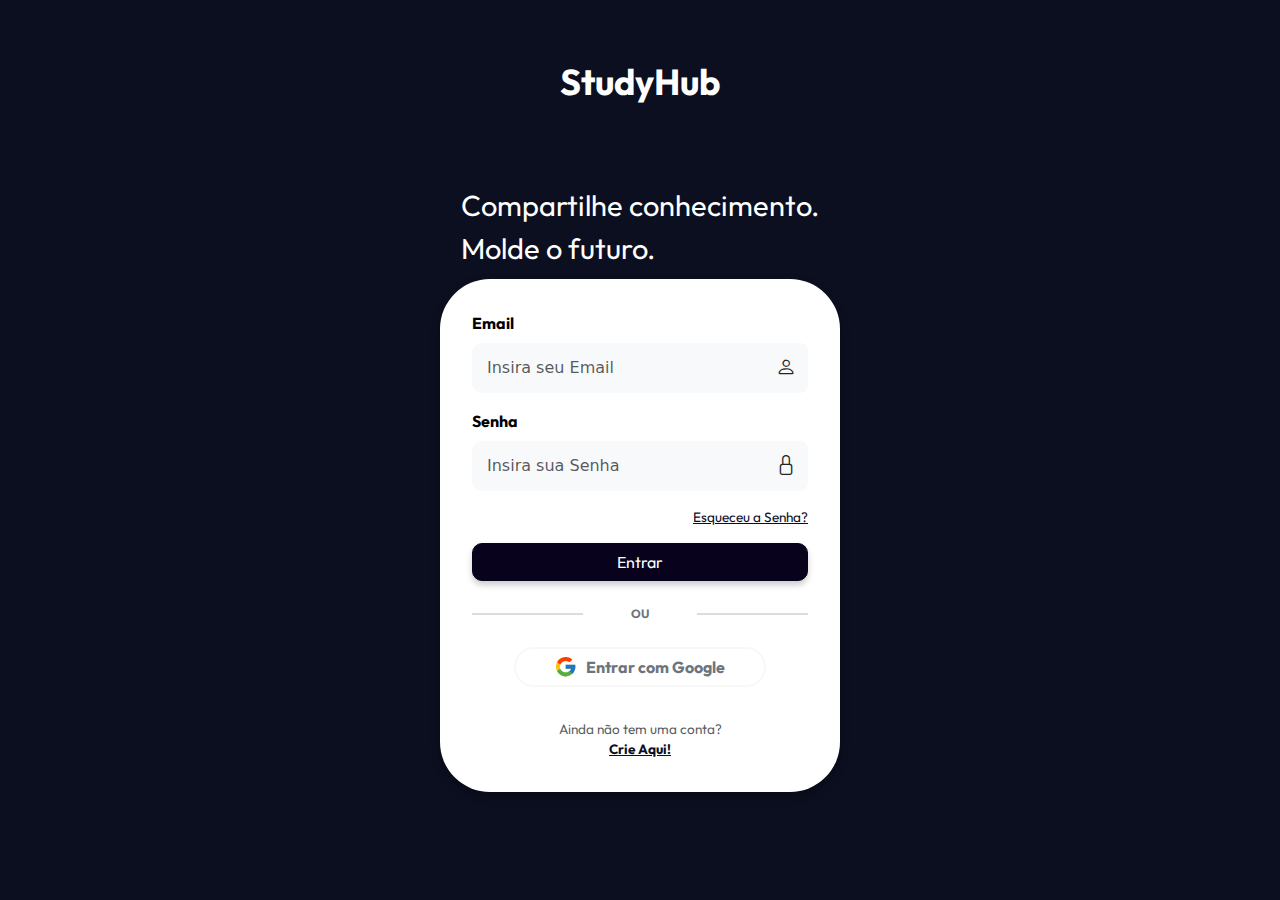
<file: login.html>
<!DOCTYPE html>
<html lang="en">
<head>
    <meta charset="UTF-8">
    <meta name="viewport" content="width=device-width, initial-scale=1.0">
    <title>StudyHub - Login</title>
    <link href="https://cdn.jsdelivr.net/npm/bootstrap@5.3.0-alpha1/dist/css/bootstrap.min.css" rel="stylesheet">
    <link rel="preconnect" href="https://fonts.googleapis.com">
    <link rel="preconnect" href="https://fonts.gstatic.com" crossorigin>
    <link href="https://fonts.googleapis.com/css2?family=Outfit:wght@100..900&display=swap" rel="stylesheet">
    <link href="estilos/estilos-login.css" rel="stylesheet">
    <link rel="stylesheet" href="https://cdn.jsdelivr.net/npm/bootstrap-icons@1.13.1/font/bootstrap-icons.min.css">   
</head>
<script type="module">
    import { setUsuarioLogado } from "./usuarios.js";

    document.querySelector("form").addEventListener("submit", (e) => {
        e.preventDefault();

        const email = document.getElementById("email").value.trim();
        const senha = document.getElementById("password").value;

        // Validação dos campos obrigatórios
        if (!email || !senha ) {
            showAlert("Por favor, preencha todos os campos.", "warning");
            return;
        }

        const usuarios = JSON.parse(localStorage.getItem("usuarios")) || [];
        const usuario = usuarios.find((u) => u.email === email && u.senha === senha);

        if (usuario) {
            // Usuário autenticado com sucesso
            setUsuarioLogado(usuario); // Define como logado
            showAlert(`Bem-vindo, ${usuario.nome}!`, "success");

            // Após 2 segundos, redireciona para home
            setTimeout(() => {
                window.location.href = "home.html";
            }, 2000);
        } else {
            // Credenciais inválidas
            showAlert("Credenciais invalidas, tente novamente", "danger");
        }
    });

    function showAlert(message, type = "success") {
        const alertPlaceholder = document.getElementById('alertPlaceholder');
        alertPlaceholder.innerHTML = `
        <div class="alert alert-${type} alert-dismissible fade show" role="alert">
            ${message}
            <button type="button" class="btn-close" data-bs-dismiss="alert" aria-label="Close"></button>
        </div>
        `;
    }
    
</script>
<body>
    
    <div class="login-header">
        <h1 class="fp fw-bold">StudyHub</h1>
        <div class="d-flex flex-column fp mb-2">
            <span>Compartilhe conhecimento.</span>
            <span>Molde o futuro.</span>

        </div>
        
    </div>
    <div class="login-card">

        <form class="mb-4">
            <div class="mb-3 position-relative">
                <label for="email" class="form-label fp fw-bold">Email</label>
                <div class="input-group custom-input-group">
                    <input type="email" class="form-control custom-input" id="email" placeholder="Insira seu Email">
                    <span class="input-group-text custom-input-addon">
                        <i class="bi bi-person fs-5"></i> <!-- Ícone de Email -->
                    </span>
                </div>
            </div>
            <div class="mb-3 position-relative">
                <label for="password" class="form-label fp fw-bold">Senha</label>
                <div class="input-group custom-input-group">
                    <input type="password" class="form-control custom-input" id="password" placeholder="Insira sua Senha">
                    <span class="input-group-text custom-input-addon">
                        <i class="bi bi-lock fs-5"></i> <!-- Ícone de Cadeado -->
                    </span>
                </div>
            </div>
            
            <div class="d-flex justify-content-end mb-3 fp">
                <a href="#"  style="font-size: 0.85rem;">Esqueceu a Senha?</a>
            </div>
            <button type="submit" class="btn custom-btn w-100 fp">Entrar</button>

        </form>
        
        <div class="divider-container d-flex align-items-center my-4">
            <hr class="flex-grow-1" />
            <span class="mx-5 text-secondary fw-bold fp">OU</span>
            <hr class="flex-grow-1" />
        </div>
        
        <div class="d-flex justify-content-center">
            <button class="btn btn-outline-secondary w-75 google-btn mb-3">
                <img src="assets/google.svg" alt="Logo">
                <span class="fp">Entrar com Google</span>
            </button>
        </div>

        <div class="d-flex flex-column fp text-center mt-3">
            <label class="text-muted">Ainda não tem uma conta?</label>
            <label class="fw-bold"><a href="register.html">Crie Aqui!</a></label>
        </div>
        

    </div>
    <div class="mt-5" id="alertPlaceholder"></div>
    <script src="https://cdn.jsdelivr.net/npm/bootstrap@5.3.0-alpha1/dist/js/bootstrap.bundle.min.js"></script>
</body>
</html>
</file>
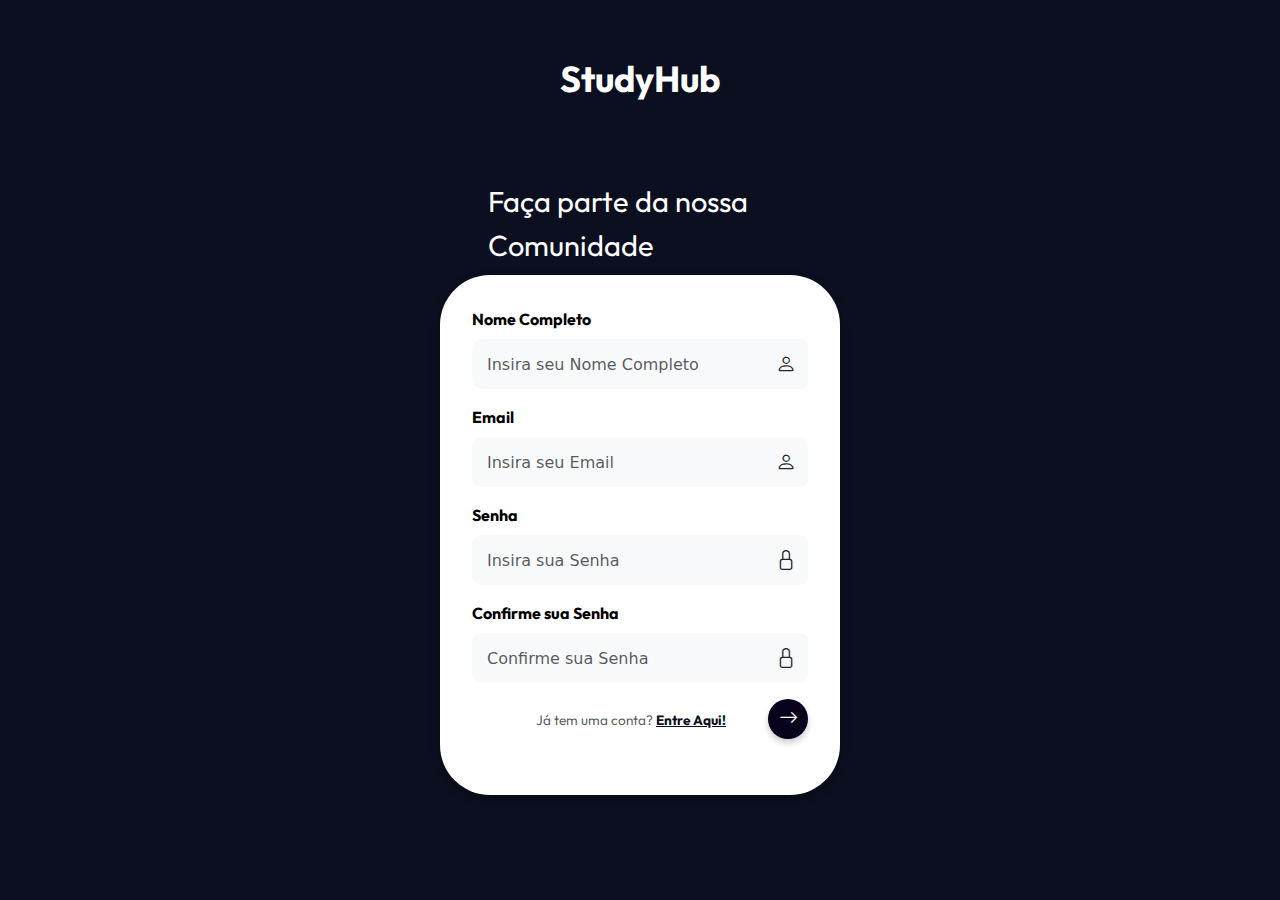
<file: register.html>
<!DOCTYPE html>
<html lang="en">
<head>
    <meta charset="UTF-8">
    <meta name="viewport" content="width=device-width, initial-scale=1.0">
    <title>StudyHub - Register</title>
    <link href="https://cdn.jsdelivr.net/npm/bootstrap@5.3.0-alpha1/dist/css/bootstrap.min.css" rel="stylesheet">
    <link rel="preconnect" href="https://fonts.googleapis.com">
    <link rel="preconnect" href="https://fonts.gstatic.com" crossorigin>
    <link href="https://fonts.googleapis.com/css2?family=Outfit:wght@100..900&display=swap" rel="stylesheet">
    <link rel="stylesheet" href="https://cdn.jsdelivr.net/npm/bootstrap-icons@1.13.1/font/bootstrap-icons.min.css">
    <link rel="stylesheet" href="estilos/estilos-register.css">
   
</head>

<script type="module">
    import { adicionarUsuario } from "./usuarios.js";

    document.querySelector("form").addEventListener("submit", (e) => {
        e.preventDefault();

        const name = document.getElementById("name").value.trim();
        const email = document.getElementById("email").value.trim();
        const senha = document.getElementById("password").value;
        const senha_confirm = document.getElementById("password_confirm").value;

        // Validação dos campos obrigatórios
        if (!name || !email || !senha || !senha_confirm) {
            showAlert("Por favor, preencha todos os campos.", "warning");
            return;
        }

        // Validação de senhas iguais
        if (senha != senha_confirm) {
            showAlert("As senhas não coincidem. Por favor, tente novamente.", "danger");
            return;
        }

        // Tenta adicionar o usuário
        const resultado = adicionarUsuario(name, email, senha);

        if (resultado.sucesso) {
            showAlert(resultado.mensagem, "success");
            // Opcional: limpar formulário
            e.target.reset();
            // Após 2 segundos, redireciona para login
            setTimeout(() => {
                window.location.href = "login.html";
            }, 2000);
        } else {
            showAlert(resultado.mensagem, "danger");
        }
    });


    function showAlert(message, type = "success") {
        const alertPlaceholder = document.getElementById('alertPlaceholder');
        alertPlaceholder.innerHTML = `
        <div class="alert alert-${type} alert-dismissible fade show" role="alert">
            ${message}
            <button type="button" class="btn-close" data-bs-dismiss="alert" aria-label="Close"></button>
        </div>
        `;
    }
</script>

<body>
    
    <div class="login-header" style="max-width: 400px; width: 100%;">
        <h1 class="fp fw-bold">StudyHub</h1>
        <div class="d-flex flex-column fp mb-2 ps-5">
            <span>Faça parte da nossa</span>
            <span>Comunidade</span>

        </div>
        
    </div>

    <div class="login-card">

        <form class="mb-4">
            <div class="mb-3 position-relative">
                <label for="name" class="form-label fp fw-bold">Nome Completo</label>
                <div class="input-group custom-input-group">
                    <input type="text" class="form-control custom-input" id="name" placeholder="Insira seu Nome Completo">
                    <span class="input-group-text custom-input-addon">
                        <i class="bi bi-person fs-5"></i> <!-- Ícone de Person -->
                    </span>
                </div>
            </div>
            <div class="mb-3 position-relative">
                <label for="email" class="form-label fp fw-bold">Email</label>
                <div class="input-group custom-input-group">
                    <input type="email" class="form-control custom-input" id="email" placeholder="Insira seu Email">
                    <span class="input-group-text custom-input-addon">
                        <i class="bi bi-person fs-5"></i> <!-- Ícone de Person -->
                    </span>
                </div>
            </div>
            <div class="mb-3 position-relative">
                <label for="password" class="form-label fp fw-bold">Senha</label>
                <div class="input-group custom-input-group">
                    <input type="password" class="form-control custom-input" id="password" placeholder="Insira sua Senha">
                    <span class="input-group-text custom-input-addon">
                        <i class="bi bi-lock fs-5"></i> <!-- Ícone de Cadeado -->
                    </span>
                </div>
            </div>
            <div class="mb-3 position-relative">
                <label for="password_confirm" class="form-label fp fw-bold">Confirme sua Senha</label>
                <div class="input-group custom-input-group">
                    <input type="password" class="form-control custom-input" id="password_confirm" placeholder="Confirme sua Senha">
                    <span class="input-group-text custom-input-addon">
                        <i class="bi bi-lock fs-5"></i> <!-- Ícone de Cadeado -->
                    </span>
                </div>
            </div>
            <div class="d-flex justify-content-between align-items-center ps-custom">
                <div class="fp text-center">
                    <span class="text-muted" style="font-size: 0.85rem;">Já tem uma conta?</span>
                    <a href="login.html" class="fw-bold" style="font-size: 0.85rem;">Entre Aqui!</a>
                </div>
            
                <button type="submit" class="btn custom-btn btn-icon">
                    <i class="bi bi-arrow-right"></i>
                </button>
            </div>
        </form>
    </div>
    <div class="mt-5" id="alertPlaceholder"></div>

    <script src="https://cdn.jsdelivr.net/npm/bootstrap@5.3.0-alpha1/dist/js/bootstrap.bundle.min.js"></script>
</body>
</html>
</file>
<file: estilos/estilos-index.css>
html, body {
      height: 100%;
      margin: 0;
    }
    .container {
      background-color: #0B0F1F;
      display: flex;
      align-items: center;
      justify-content: center;
      height: 100vh; /* garante que ocupe toda a altura da tela */
      cursor: pointer; /* para indicar que pode clicar */
      transition: opacity 0.8s ease; /* transição suave */
      opacity: 1;
    }
    /* Classe para o fade out */
    .fade-out {
      opacity: 0;
    }
</file>
<file: estilos/estilos-calendar.css>
body {
            background-color: #0d0f1a;
            color: white;
            font-family: 'Outfit', sans-serif;
            padding: 60px;
        }
        .sidebar {
            background-color: white;
            min-height: 100vh;
            border-top-left-radius: 20px;
            border-bottom-left-radius: 20px;
        }
        .sidebar a {
            color: #0B0F1F;
            text-decoration: none;
            display: block;
            padding: 15px;
            font-weight: 600;
            font-size: 1.5rem;
            overflow-wrap: break-word;
            border-radius: 8px;
        }
        .sidebar a.active {
            background-color: #d3d6fb;
            border-radius: 8px;
        }
    
        
        .sidebar a:hover:not(.active) {
            background-color: #eef0ff; /* tom suave para hover */
            cursor: pointer;
        }
        .card {
            background-color: #393C4D;
            border: none;
            display: flex;
            flex-direction: row;
            align-items: center;
        }
        .card-title, .card-text {
            color: white;
        }


        .card-maior{
            border-top: 1px solid #3B4461;
            border-bottom: 1px solid #3B4461;
            border-right: 1px solid #3B4461;
            border-left: none;
            border-top-right-radius: 20px;
            border-bottom-right-radius: 20px;
        }
        .fs-custom{
            font-size: 2.25rem;
        }
            /* 4. CONTEÚDO PRINCIPAL */
    .main-content {
        border: 1px solid #3B4461;
        border-radius: 20px;
        width: 100%;
        height: 100%;
        display: flex;
        flex-direction: column;
        padding: 24px 40px;
        background-color: #393C4D;
    }

    .main-header {
        display: flex;
        justify-content: flex-end; /* <<< ALTERADO AQUI */
        align-items: center;
        gap: 16px;                  /* <<< ADICIONADO AQUI */
        margin-bottom: 24px;
    }

    .user-avatar, .message-avatar {
        width: 60px;
        height: 60px;
        border-radius: 50%;
        object-fit: cover;
        flex-shrink: 0;
    }
        @media (max-width: 768px) {
            .sidebar {
                border-radius: 20px;
                border-bottom-left-radius: 0px;
                border-bottom-right-radius: 0px;
            }
            .card-maior{
                border-top: none;
                border-bottom: 1px solid #3B4461;
                border-right: 1px solid #3B4461;
                border-left: 1px solid #3B4461;
                border-bottom-left-radius: 20px;
                border-bottom-right-radius: 20px;
                border-top-right-radius: 0;
            }
        }
        .w-35 {
            width: 35% !important;
        }
        .calendar-day {
            cursor: pointer;
            text-align: center;
            padding: 8px;
            border-radius: 50%;
            transition: background-color 0.2s ease;
            aspect-ratio: 1; /* Mantém formato circular responsivo */
            display: flex;
            align-items: center;
            justify-content: center;
            font-weight: 500;
        }
        
        .calendar-day:hover {
            background-color: #e4e5ff;
        }
        
        .calendar-day.active {
            background-color: #e4e5ff;
        }
        
        .calendar-day.hoje {
            background-color: #2F1F65;
            color: white;
        }
        
    
        .calendar-day.compromisso {
            border: 2px solid #2F1F65;
        }
        .botao-plus {
            width: 56px;
            height: 56px;
            background-color: #2F1F65;
            color: white;
            border-radius: 50%;
            display: flex;
            justify-content: center;
            align-items: center;
            font-size: 2rem;
            cursor: pointer;
            transition: background-color 0.2s ease;
            box-shadow: 0 4px 8px rgba(0, 0, 0, 0.2);
          }
          
          .botao-plus:hover {
            background-color: #241451;
          }
          .dot {
            background-color: #241451;
            width: 10px;
            height: 10px;
            border-radius: 50%;
            display: inline-block;
          }
          .nav-toggle-container {
            background-color: white;
            border-radius: 999px;
            display: flex;
            padding: 6px;
            border: 2px solid white;
            transition: all 0.3s ease;
            width: 100%;
            max-width: 420px;
            justify-content: center;
          }
          
          .nav-toggle {
            background-color: transparent;
            border: none;
            border-radius: 999px;
            padding: 10px 32px;
            color: #2F1F65;
            font-weight: 400;
            font-size: 1.75rem;
            transition: background-color 0.3s ease, color 0.3s ease;
          }
          
          .nav-toggle.active {
            background-color: #2F1F65;
            color: white;
          }

          .custom-checkbox {
            appearance: none;
            -webkit-appearance: none;
            width: 20px;
            height: 20px;
            border: 2px solid #2F1F65;
            border-radius: 4px;
            position: relative;
            cursor: pointer;
            transition: background-color 0.2s ease;
          }
          
          .custom-checkbox:checked {
            background-color: #2F1F65;
            border-color: #2F1F65;
          }
          
          .custom-checkbox:checked::before {
            color: white;
            font-weight: bold;
            font-size: 14px;
            position: absolute;
            left: 50%;
            top: 50%;
            transform: translate(-50%, -60%);
          }

          /* ✅ Aplica o risco ao texto quando checkbox for marcado */
        .custom-checkbox:checked + .compromisso-label {
            text-decoration: line-through;
            color: #2F1F65;
            transition: all 0.2s ease;
        }
</file>
<file: estilos/estilos-comunity.css>
/* 1. CONFIGURAÇÕES GLOBAIS E VARIÁVEIS */
    @import url('https://fonts.googleapis.com/css2?family=Nunito:wght@400;700;800&display=swap');

    :root {
        --bg-main: #2C2F3D;
        --bg-sidebar: #FFFFFF;
        --bg-received-message: #404453;
        --bg-sent-message: #FFFFFF;
        --bg-active-nav: #f0f2f5;
        --text-light: #FFFFFF;
        --text-dark: #2C2F3D;
        --text-muted: #B9BBBE;
        --like-color: #E0245E;
        --drawer-bg: #262935;
        --font-primary: 'Nunito', sans-serif;
    }


    body {
        background-color: #0d0f1a;
        color: white;
        font-family: 'Outfit', sans-serif;
        padding: 60px;
    }

    /* 2. LAYOUT PRINCIPAL */
    .app-container {
        display: flex;
        height: 100%;
    }

    .sidebar {
        background-color: white;
        min-height: 100vh;
        border-top-left-radius: 20px;
        border-bottom-left-radius: 20px;
    }
    .sidebar a {
        color: #0B0F1F;
        text-decoration: none;
        display: block;
        padding: 15px;
        font-weight: 600;
        font-size: 1.5rem;
        overflow-wrap: break-word;
        border-radius: 8px;
    }
    .sidebar a.active {
        background-color: #d3d6fb;
        border-radius: 8px;
    }

    
    .sidebar a:hover:not(.active) {
        background-color: #eef0ff; /* tom suave para hover */
        cursor: pointer;
    }
    
    .card-maior{
        border-top: 1px solid #3B4461;
        border-bottom: 1px solid #3B4461;
        border-right: 1px solid #3B4461;
        border-left: none;
        border-top-right-radius: 20px;
        border-bottom-right-radius: 20px;
        flex-grow: 1;
        padding: 37px 50px;                /* <-- Espaço interno */
        box-sizing: border-box;       /* Garante que padding não estoure largura */
        flex-grow: 1;
        display: flex;
        flex-direction: column;
    }
    .fs-custom{
        font-size: 2.25rem;
    }

    /* 4. CONTEÚDO PRINCIPAL */
    .main-content {
        border: 1px solid #3B4461;
        border-radius: 20px;
        width: 100%;
        height: 100%;
        display: flex;
        flex-direction: column;
        padding: 24px 40px;
        background-color: #393C4D;
    }

    .main-header {
        display: flex;
        justify-content: flex-end; /* <<< ALTERADO AQUI */
        align-items: center;
        gap: 16px;                  /* <<< ADICIONADO AQUI */
        margin-bottom: 24px;
    }

    .user-avatar, .message-avatar {
        width: 60px;
        height: 60px;
        border-radius: 50%;
        object-fit: cover;
        flex-shrink: 0;
    }

    .message-avatar{
        width: 40px;
        height: 40px;
        border-radius: 50%;
        object-fit: cover;
        flex-shrink: 0;
    }

    /* 5. FEED DE CHAT E BALÕES DE MENSAGEM */
    .chat-feed {
        flex-grow: 1;
        overflow-y: scroll;
        display: flex;
        flex-direction: column;
        gap: 20px;
        padding: 0 10px 10px 0;
        max-height: 680px; /* Limita a altura do feed */
    }
    .chat-feed::-webkit-scrollbar  {
        background-color: transparent;      
    }

    .message-bubble {
        display: flex;
        gap: 16px;
        max-width: 70%;
        align-items: flex-start;
    }

    .message-content {
        padding: 16px;
        border-radius: 12px;
        width: 100%;
    }

    .message-header {
        display: flex;
        justify-content: space-between;
        align-items: center;
        margin-bottom: 8px;
    }

    .message-header strong {
        font-size: 1.2rem;
        color: #240983;
    }

    .message-text {
        font-size: 15px;
        line-height: 1.5;
        white-space: pre-wrap;
        word-wrap: break-word;   
    }
    
    /* -- Variações de Balão de Mensagem -- */
    .message-bubble.received {
        align-self: flex-start;
    }

    .message-bubble.received .message-content {
        background-color: var(--bg-sent-message);
        color: var(--text-dark);
    }

    .message-bubble.sent {
        align-self: flex-end;
        flex-direction: row-reverse;
    }

    .message-bubble.sent .message-content {
        background-color: var(--bg-sent-message);
        color: var(--text-dark);
    }

    .message-bubble.sent .message-footer {
        color: #555;
    }

    .message-bubble.sent .like-button.liked {
        color: var(--like-color);
    }
    
    /* -- Balão de Mensagem -- */
    .message-footer {
        margin-top: 12px;
        display: flex;
        gap: 16px;
        font-size: 14px;
        color: #555;
        align-items: center;
    }

    .like-button,
    .comment-button {
        background: none;
        border: none;
        color: inherit;
        font-family: inherit;
        font-size: inherit;
        cursor: pointer;
        padding: 0;
        display: flex;
        align-items: center;
        gap: 5px;
    }

    .like-button.liked {
        color: var(--like-color);
        font-weight: bold;
    }
    
    /* -- Opção Deletar -- */
    .message-options {
        position: relative;
    }

    .options-button {
        background: none;
        border: none;
        color: var(--text-muted);
        cursor: pointer;
        font-size: 20px;
    }

    .options-menu {
        display: none;
        position: absolute;
        top: 100%;
        right: 0;
        background-color: #4f5464;
        border-radius: 6px;
        box-shadow: 0 4px 12px rgba(0,0,0,0.2);
        padding: 5px;
        z-index: 10;
        width: 120px;
    }
    
    .message-bubble.sent .options-menu {
        background-color: #f0f0f0;
    }

    .options-menu.visible {
        display: block;
    }

    .delete-button {
        background-color: transparent;
        border: none;
        color: #ff6b6b;
        font-family: inherit;
        font-size: 14px;
        font-weight: bold;
        cursor: pointer;
        padding: 8px 10px;
        width: 100%;
        text-align: left;
        border-radius: 4px;
    }
    
    .message-bubble.sent .delete-button {
        color: #d92d2d;
    }

    .delete-button:hover {
        background-color: rgba(255, 107, 107, 0.2);
    }
    
    /* 6. CHAT PRINCIPAL */
    .chat-input-area {
        padding-top: 20px;
    }

    .message-form {
        display: flex;
        align-items: center;
        background-color: #FFFFFF;
        padding: 8px 16px;
        border-radius: 12px;
    }

    .message-form input {
        flex-grow: 1;
        background: none;
        border: none;
        outline: none;
        color: var(--text-dark);
        font-size: 16px;
    }

    .message-form input::placeholder {
        color: var(--text-muted);
    }
    
    .icon-button {
        background: none;
        border: none;
        color: var(--text-muted);
        font-size: 24px;
        cursor: pointer;
        margin-left: 12px;
    }
    
    /* 7. GAVETA DE COMENTÁRIOS */
    .comments-drawer {
        position: fixed;
        top: 0;
        right: 0;
        width: 400px;
        height: 100%;
        background-color: var(--drawer-bg);
        box-shadow: -5px 0 15px rgba(0,0,0,0.25);
        transform: translateX(100%);
        transition: transform 0.3s ease-in-out;
        z-index: 100;
        display: flex;
        flex-direction: column;
    }

    .comments-drawer.visible {
        transform: translateX(0);
    }

    .drawer-header {
        padding: 16px 20px;
        border-bottom: 1px solid #404453;
        display: flex;
        justify-content: space-between;
        align-items: center;
        flex-shrink: 0;
    }

    .drawer-header h3 {
        font-size: 18px;
    }

    .close-drawer-button {
        background: none;
        border: none;
        color: var(--text-muted);
        font-size: 24px;
        font-weight: bold;
        cursor: pointer;
    }

    .drawer-content {
        flex-grow: 1;
        overflow-y: auto;
        padding: 20px;
        display: flex;
        flex-direction: column;
        gap: 20px;
    }

    .original-post-container .message-bubble {
        max-width: 100%;
    }

    .replies-list {
        display: flex;
        flex-direction: column;
        gap: 15px;
        padding-left: 20px;
        border-left: 2px solid #404453;
    }
    
    .replies-list .message-avatar {
        width: 35px;
        height: 35px;
    }

    .drawer-footer {
        padding: 10px 20px;
        border-top: 1px solid #404453;
        flex-shrink: 0;
    }
    @media (max-width: 768px) {
        .sidebar {
            border-radius: 20px;
            border-bottom-left-radius: 0px;
            border-bottom-right-radius: 0px;
        }
        .card-maior{
            border-top: none;
            border-bottom: 1px solid #3B4461;
            border-right: 1px solid #3B4461;
            border-left: 1px solid #3B4461;
            border-bottom-left-radius: 20px;
            border-bottom-right-radius: 20px;
            border-top-right-radius: 0;
        }
    }
    .w-35 {
        width: 35% !important;
    }
</file>
<file: estilos/estilos-login.css>
/* Remove bordas visíveis e estiliza o input */
    .custom-input {
        background-color: #f8f9fa; /* Fundo claro */
        border: none; /* Remove bordas */
        border-radius: 8px; /* Bordas arredondadas */
        padding: 10px 15px; /* Ajusta o espaçamento interno */
    }

    /* Estiliza o ícone e ajusta o container do grupo */
    .custom-input-addon {
        background-color: #f8f9fa; /* Fundo igual ao input */
        border: none; /* Remove bordas do grupo */
        border-radius: 8px; /* Mesmas bordas arredondadas */
    }

    /* Ajusta altura do input e do ícone para alinhamento */
    .custom-input-group .custom-input,
    .custom-input-group .custom-input-addon {
        height: 50px; /* Altura uniforme */
    }

    /* Foco do input */
    .custom-input:focus {
        outline: none; /* Remove borda azul padrão */
        background-color: #f5f5f5; /* Fundo levemente diferente ao focar */
        box-shadow: none
    }


    .divider-container hr {
        border: 1.5px solid var(--bs-secondary); /* Linhas mais grossas e cinzas */
        margin: 0; /* Remove margens extras */
    }

    .divider-container span {
        font-size: 0.75rem; /* Ajusta o tamanho do texto */
    }


    .google-btn {
        border: 2px solid #F8F8F8; /* Borda branca */
        border-radius: 30px !important; /* Mais arredondado */
        background-color: transparent; /* Fundo transparente */
        display: flex;
        align-items: center;
        justify-content: center;
        gap: 10px; /* Espaço entre o ícone e o texto */
        font-weight: bold;
        transition: all 0.7s; /* Animação suave */
    }

    .fp{
        font-family: 'Outfit', Arial, sans-serif;
    }
    .fp span {
        font-size: 29px; 
  
    }

    .fp label{
        font-size: 0.85rem; 
    }
    
    .custom-btn {
        background-color: #08021D;
        border-color: #08021D;
        color: #ffffff; /* Texto branco */
        border-radius: 8px; /* Opcional: bordas arredondadas */
        box-shadow: 0 4px 6px rgba(0, 0, 0, 0.2); /* Sombra */
        transition: background-color 0.7s, box-shadow 0.7s; /* Animação suave */
    }
    .custom-btn:hover {
        background-color: #12033B; /* Cor de hover mais visível */
        border-color: #12033B;
        box-shadow: 0 6px 12px rgba(0, 0, 0, 0.3); /* Sombra mais intensa ao passar o mouse */
        color: #ffffff; /* Texto branco */
    }
    body {
        background-color: #0B0F1F;
        color: white;
        height: 100vh;
        display: flex;
        flex-direction: column;
        justify-content: center;
        align-items: center;
    }
    .login-card {
        background: white;
        color: black;
        border-radius: 50px;
        padding: 2rem;
        width: 100%;
        max-width: 400px;
        box-shadow: 0 4px 10px rgba(0, 0, 0, 0.3);
    }

    .login-header h1 {
        text-align: center;
        font-size: 2.25rem;
        margin-bottom: 5rem;
    }
    .form-control {
        border-radius: 10px;
    }
    .btn {
        border-radius: 10px;
    }
    .divider {
        display: flex;
        align-items: center;
        text-align: center;
        margin: 1rem 0;
    }
    .divider::before, .divider::after {
        content: '';
        flex: 1;
        border-bottom: 1px solid #ddd;
    }
    .divider::before {
        margin-right: .5em;
    }
    .divider::after {
        margin-left: .5em;
    }
    .google-btn {
        display: flex;
        align-items: center;
        justify-content: center;
        gap: 10px;
    }
    a {
        color: #0B0F1F;
    }
</file>
<file: estilos/estilos-register.css>
.ps-custom {
        padding-left: 4rem !important;
    }
    /* Remove bordas visíveis e estiliza o input */
    .custom-input {
        background-color: #f8f9fa; /* Fundo claro */
        border: none; /* Remove bordas */
        border-radius: 8px; /* Bordas arredondadas */
        padding: 10px 15px; /* Ajusta o espaçamento interno */
    }

    /* Estiliza o ícone e ajusta o container do grupo */
    .custom-input-addon {
        background-color: #f8f9fa; /* Fundo igual ao input */
        border: none; /* Remove bordas do grupo */
        border-radius: 8px; /* Mesmas bordas arredondadas */
    }

    /* Ajusta altura do input e do ícone para alinhamento */
    .custom-input-group .custom-input,
    .custom-input-group .custom-input-addon {
        height: 50px; /* Altura uniforme */
    }

    /* Foco do input */
    .custom-input:focus {
        outline: none; /* Remove borda azul padrão */
        background-color: #f5f5f5; /* Fundo levemente diferente ao focar */
        box-shadow: none
    }


    .divider-container hr {
        border: 1.5px solid var(--bs-secondary); /* Linhas mais grossas e cinzas */
        margin: 0; /* Remove margens extras */
    }

    .divider-container span {
        font-size: 0.75rem; /* Ajusta o tamanho do texto */
    }


    .google-btn {
        border: 2px solid #F8F8F8; /* Borda branca */
        border-radius: 30px !important; /* Mais arredondado */
        background-color: transparent; /* Fundo transparente */
        display: flex;
        align-items: center;
        justify-content: center;
        gap: 10px; /* Espaço entre o ícone e o texto */
        font-weight: bold;
        transition: all 0.7s; /* Animação suave */
    }

    .fp{
        font-family: 'Outfit', Arial, sans-serif;
    }
    .fp span {
        font-size: 29px; 
  
    }

    .fp label{
        font-size: 0.85rem; 
    }
    
    .custom-btn {
        background-color: #08021D;
        border-color: #08021D;
        color: #ffffff; /* Texto branco */
        border-radius: 8px; /* Opcional: bordas arredondadas */
        box-shadow: 0 4px 6px rgba(0, 0, 0, 0.2); /* Sombra */
        transition: background-color 0.7s, box-shadow 0.7s; /* Animação suave */
    }
    .custom-btn:hover {
        background-color: #12033B; /* Cor de hover mais visível */
        border-color: #12033B;
        box-shadow: 0 6px 12px rgba(0, 0, 0, 0.3); /* Sombra mais intensa ao passar o mouse */
        color: #ffffff; /* Texto branco */
    }
    body {
        background-color: #0B0F1F;
        color: white;
        height: 100vh;
        display: flex;
        flex-direction: column;
        justify-content: center;
        align-items: center;
    }
    .login-card {
        background: white;
        color: black;
        border-radius: 50px;
        padding: 2rem;
        width: 100%;
        max-width: 400px;
        box-shadow: 0 4px 10px rgba(0, 0, 0, 0.3);
    }

    .login-header h1 {
        text-align: center;
        font-size: 2.25rem;
        margin-bottom: 5rem;
    }
    .form-control {
        border-radius: 10px;
    }
    .btn {
        border-radius: 10px;
    }
    .divider {
        display: flex;
        align-items: center;
        text-align: center;
        margin: 1rem 0;
    }
    .divider::before, .divider::after {
        content: '';
        flex: 1;
        border-bottom: 1px solid #ddd;
    }
    .divider::before {
        margin-right: .5em;
    }
    .divider::after {
        margin-left: .5em;
    }
    .google-btn {
        display: flex;
        align-items: center;
        justify-content: center;
        gap: 10px;
    }
    a {
        color: #0B0F1F;
    }

    .text-start {
        text-align: left;
    }
    .btn-icon {
        background-color: #08021D;
        border-radius: 50%;
        width: 40px;
        height: 40px;
        display: flex;
        align-items: center;
        justify-content: center;
        color: white;
        font-size: 1.2rem;
        border: none;
    }
    .btn-icon:hover {
        background-color: #12033B;
    }
    .text-light {
        color: #6c757d !important;
    }
</file>
